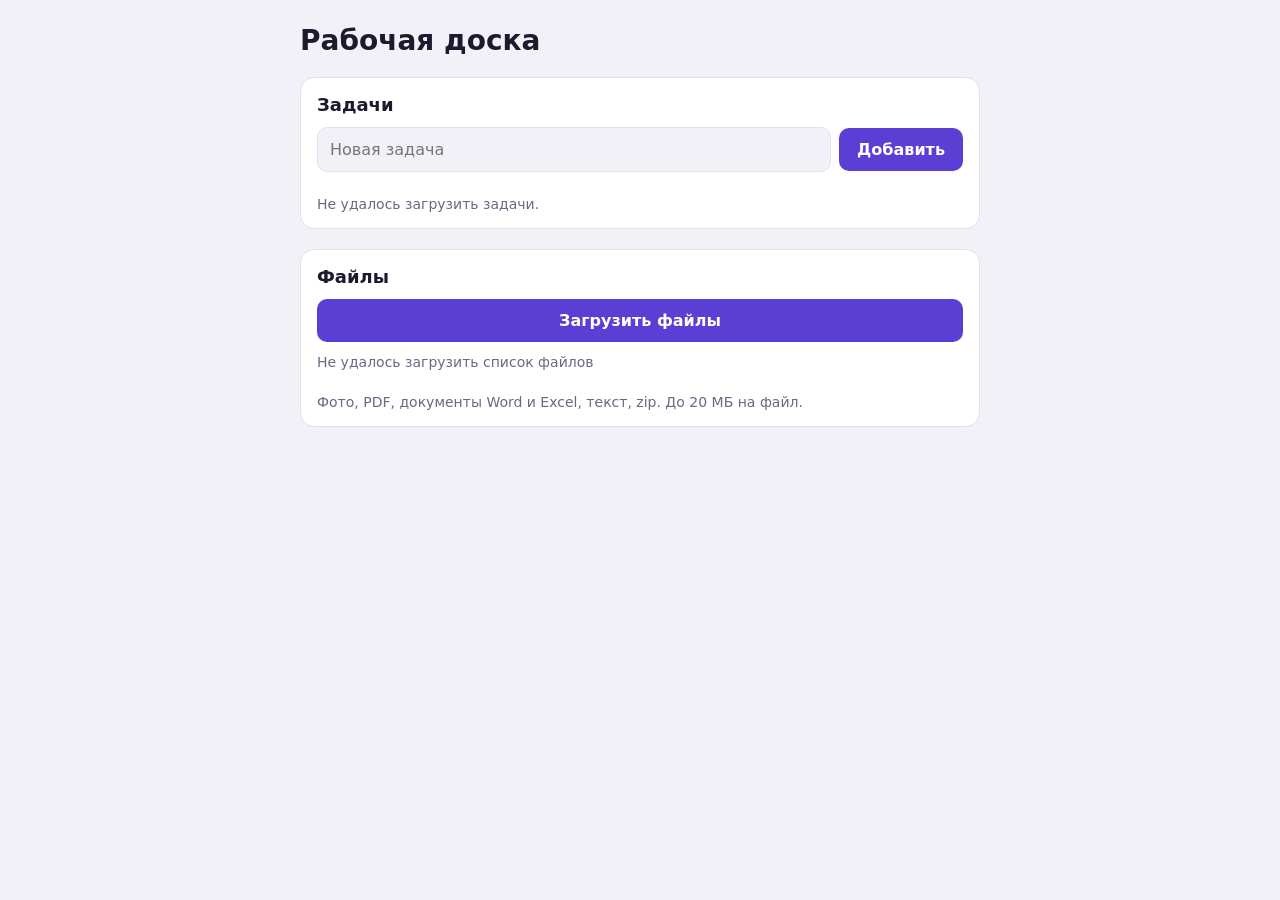
<file: index.html>
<!doctype html>
<html lang="ru">
<head>
  <meta charset="utf-8">
  <meta name="viewport" content="width=device-width, initial-scale=1">
  <title>Рабочая доска</title>
  <style>
    :root {
      --bg: #f2f1f7; --card: #ffffff; --fg: #1d1a2e; --muted: #6b6785;
      --accent: #5b3fd4; --accent-fg: #ffffff; --line: #e2dff0; --danger: #c0392b;
    }
    @media (prefers-color-scheme: dark) {
      :root {
        --bg: #15122a; --card: #201c3b; --fg: #efecfb; --muted: #a29ec2;
        --accent: #9b86ff; --accent-fg: #15122a; --line: #322d55; --danger: #ff8a80;
      }
    }
    * { box-sizing: border-box; }
    body {
      margin: 0; padding: 24px 16px 48px;
      font-family: system-ui, sans-serif; background: var(--bg); color: var(--fg);
    }
    main { max-width: 680px; margin: 0 auto; display: flex; flex-direction: column; gap: 20px; }
    h1 { margin: 0; font-size: 28px; }
    h2 { margin: 0; font-size: 18px; }
    .card { background: var(--card); border: 1px solid var(--line); border-radius: 14px; padding: 16px; display: flex; flex-direction: column; gap: 12px; }
    .row { display: flex; gap: 8px; align-items: center; }
    input[type=text] {
      flex: 1; min-width: 0; padding: 12px; font: inherit; color: var(--fg);
      background: var(--bg); border: 1px solid var(--line); border-radius: 10px;
    }
    button, .btn {
      padding: 12px 18px; font: inherit; font-weight: 600; border: 0; border-radius: 10px;
      background: var(--accent); color: var(--accent-fg); cursor: pointer; text-align: center;
    }
    button:disabled { opacity: .6; cursor: default; }
    .ghost { background: transparent; color: var(--muted); padding: 6px 10px; font-weight: 400; }
    .ghost:hover { color: var(--danger); }
    .btn input { display: none; }
    ul { list-style: none; margin: 0; padding: 0; display: flex; flex-direction: column; }
    li { display: flex; align-items: center; gap: 10px; padding: 10px 0; border-top: 1px solid var(--line); }
    li:first-child { border-top: 0; }
    li label { flex: 1; min-width: 0; overflow-wrap: anywhere; cursor: pointer; }
    li.done label { text-decoration: line-through; color: var(--muted); }
    input[type=checkbox] { width: 22px; height: 22px; accent-color: var(--accent); flex: none; }
    .muted { color: var(--muted); font-size: 14px; }
    #files a.file {
      flex: 1; min-width: 0; display: flex; align-items: center; gap: 10px;
      color: var(--fg); text-decoration: none; overflow-wrap: anywhere;
    }
    #files a.file:hover span { text-decoration: underline; }
    .thumb { width: 44px; height: 44px; border-radius: 8px; object-fit: cover; flex: none; background: var(--line); }
    .ext { width: 44px; height: 44px; border-radius: 8px; flex: none; display: grid; place-items: center;
      background: var(--line); color: var(--muted); font-size: 12px; font-weight: 700; text-transform: uppercase; }
  </style>
</head>
<body>
<main>
  <h1>Рабочая доска</h1>

  <section class="card">
    <h2>Задачи</h2>
    <form id="taskForm" class="row">
      <input id="taskText" type="text" maxlength="200" placeholder="Новая задача" autocomplete="off">
      <button type="submit">Добавить</button>
    </form>
    <ul id="tasks"></ul>
    <div id="tasksNote" class="muted"></div>
  </section>

  <section class="card">
    <h2>Файлы</h2>
    <label class="btn">
      Загрузить файлы
      <input id="file" type="file" multiple
        accept="image/*,.pdf,.doc,.docx,.xls,.xlsx,.ppt,.pptx,.txt,.csv,.zip">
    </label>
    <div id="status" class="muted"></div>
    <ul id="files"></ul>
    <div class="muted">Фото, PDF, документы Word и Excel, текст, zip. До 20 МБ на файл.</div>
  </section>
</main>

<script>
  // Публичный (publishable) ключ Supabase: безопасно хранить в коде.
  const URL_ = "https://exmxqybejhbtnbtqcwms.supabase.co";
  const KEY = "sb_publishable_H_c3d5terU1y4slV6t-ChQ_bnfECYM2";
  const H = { apikey: KEY, "Content-Type": "application/json" };

  // ---------- Задачи ----------
  const tasksEl = document.getElementById("tasks");
  const tasksNote = document.getElementById("tasksNote");
  const taskForm = document.getElementById("taskForm");
  const taskText = document.getElementById("taskText");

  function renderTasks(rows) {
    tasksEl.textContent = "";
    tasksNote.textContent = rows.length ? "" : "Пока задач нет. Добавьте первую.";
    rows.forEach((t) => {
      const li = document.createElement("li");
      if (t.done) li.className = "done";
      const cb = document.createElement("input");
      cb.type = "checkbox"; cb.checked = t.done; cb.id = "t" + t.id;
      cb.addEventListener("change", () => api("PATCH", "?id=eq." + t.id, { done: cb.checked }));
      const label = document.createElement("label");
      label.htmlFor = cb.id; label.textContent = t.text;
      const del = document.createElement("button");
      del.className = "ghost"; del.type = "button"; del.textContent = "Удалить"; del.setAttribute("aria-label", "Удалить задачу");
      del.addEventListener("click", () => api("DELETE", "?id=eq." + t.id));
      li.append(cb, label, del);
      tasksEl.appendChild(li);
    });
  }

  function api(method, query, body) {
    return fetch(URL_ + "/rest/v1/tasks" + (query || ""), {
      method, headers: { ...H, Prefer: "return=minimal" }, body: body ? JSON.stringify(body) : undefined
    }).then((r) => { if (!r.ok) throw new Error(); }).then(loadTasks)
      .catch(() => { tasksNote.textContent = "Не удалось сохранить. Обновите страницу."; });
  }

  function loadTasks() {
    return fetch(URL_ + "/rest/v1/tasks?select=id,text,done&order=done.asc,created_at.desc", { headers: H })
      .then((r) => r.json())
      .then((rows) => { if (!Array.isArray(rows)) throw new Error(); renderTasks(rows); })
      .catch(() => { tasksNote.textContent = "Не удалось загрузить задачи."; });
  }

  taskForm.addEventListener("submit", (e) => {
    e.preventDefault();
    const text = taskText.value.trim();
    if (!text) return;
    taskText.value = "";
    api("POST", "", { text });
  });

  // ---------- Файлы ----------
  const filesEl = document.getElementById("files");
  const statusEl = document.getElementById("status");
  const fileInput = document.getElementById("file");
  const fileUrl = (name) => URL_ + "/storage/v1/object/public/photos/" + encodeURIComponent(name);
  const isImage = (n) => /\.(jpe?g|png|gif|webp)$/i.test(n);
  const shortName = (n) => n.replace(/^\d+-[a-z0-9]{6}-/, "");

  function loadFiles() {
    fetch(URL_ + "/storage/v1/object/list/photos", {
      method: "POST", headers: H,
      body: JSON.stringify({ prefix: "", limit: 200, sortBy: { column: "created_at", order: "desc" } })
    })
      .then((r) => r.json())
      .then((items) => {
        if (!Array.isArray(items)) throw new Error();
        filesEl.textContent = "";
        items.filter((i) => i.name && i.id).forEach((i) => {
          const li = document.createElement("li");
          const a = document.createElement("a");
          a.className = "file"; a.href = fileUrl(i.name); a.target = "_blank"; a.rel = "noopener";
          if (isImage(i.name)) {
            const img = document.createElement("img");
            img.className = "thumb"; img.src = fileUrl(i.name); img.loading = "lazy"; img.alt = "";
            a.appendChild(img);
          } else {
            const ext = document.createElement("div");
            ext.className = "ext"; ext.textContent = (i.name.split(".").pop() || "").slice(0, 4);
            a.appendChild(ext);
          }
          const span = document.createElement("span");
          span.textContent = shortName(i.name);
          a.appendChild(span);
          li.appendChild(a);
          filesEl.appendChild(li);
        });
      })
      .catch(() => { statusEl.textContent = "Не удалось загрузить список файлов"; });
  }

  fileInput.addEventListener("change", async () => {
    const files = Array.from(fileInput.files);
    let ok = 0;
    for (const [i, f] of files.entries()) {
      statusEl.textContent = "Загрузка " + (i + 1) + " из " + files.length + "…";
      const safe = f.name.replace(/[^A-Za-z0-9._-]/g, "_").slice(-80);
      const name = Date.now() + "-" + Math.random().toString(36).slice(2, 8) + "-" + safe;
      try {
        const r = await fetch(URL_ + "/storage/v1/object/photos/" + name, {
          method: "POST",
          headers: { apikey: KEY, "Content-Type": f.type || "application/octet-stream", "x-upsert": "false" },
          body: f
        });
        if (r.ok) ok++;
      } catch (e) { /* считаем неудачей */ }
    }
    statusEl.textContent = ok === files.length
      ? "Готово: загружено " + ok
      : "Загружено " + ok + " из " + files.length + ". Проверьте тип и размер (до 20 МБ).";
    fileInput.value = "";
    loadFiles();
  });

  loadTasks();
  loadFiles();
</script>
</body>
</html>
</file>
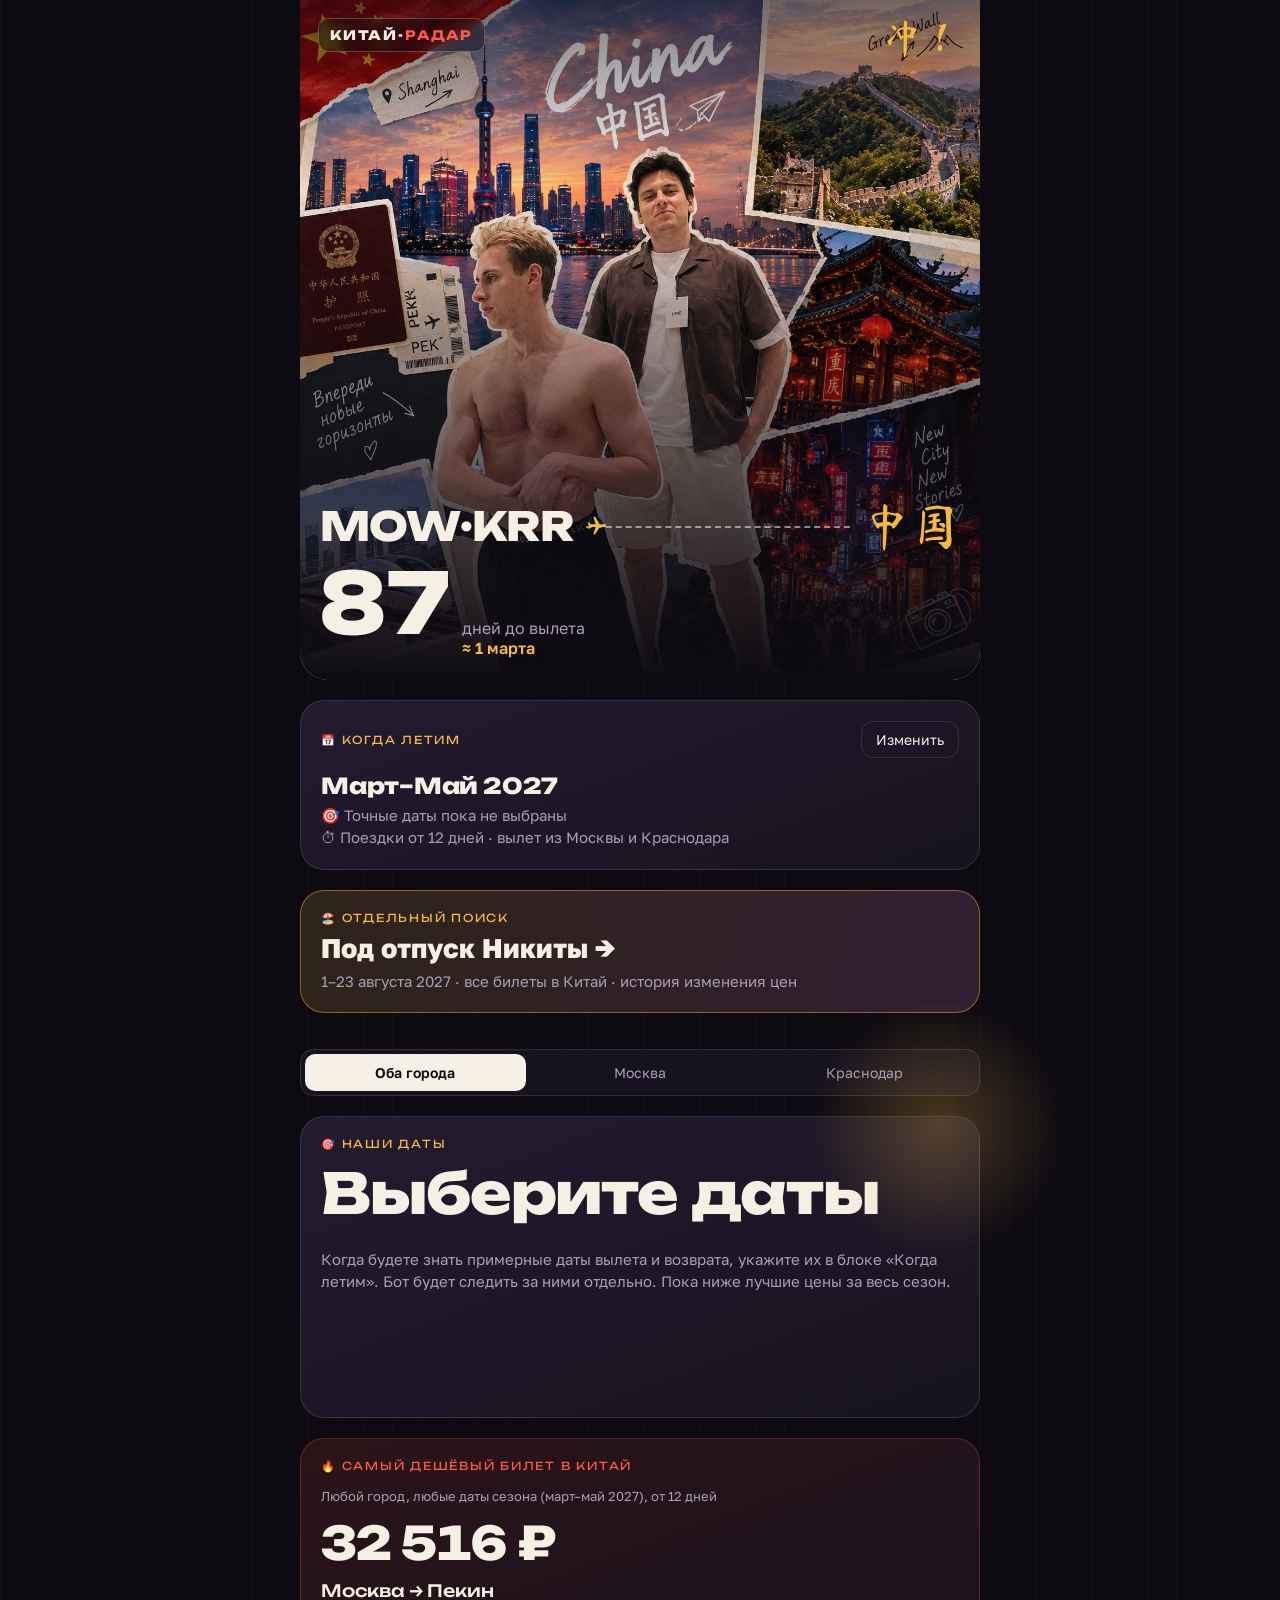
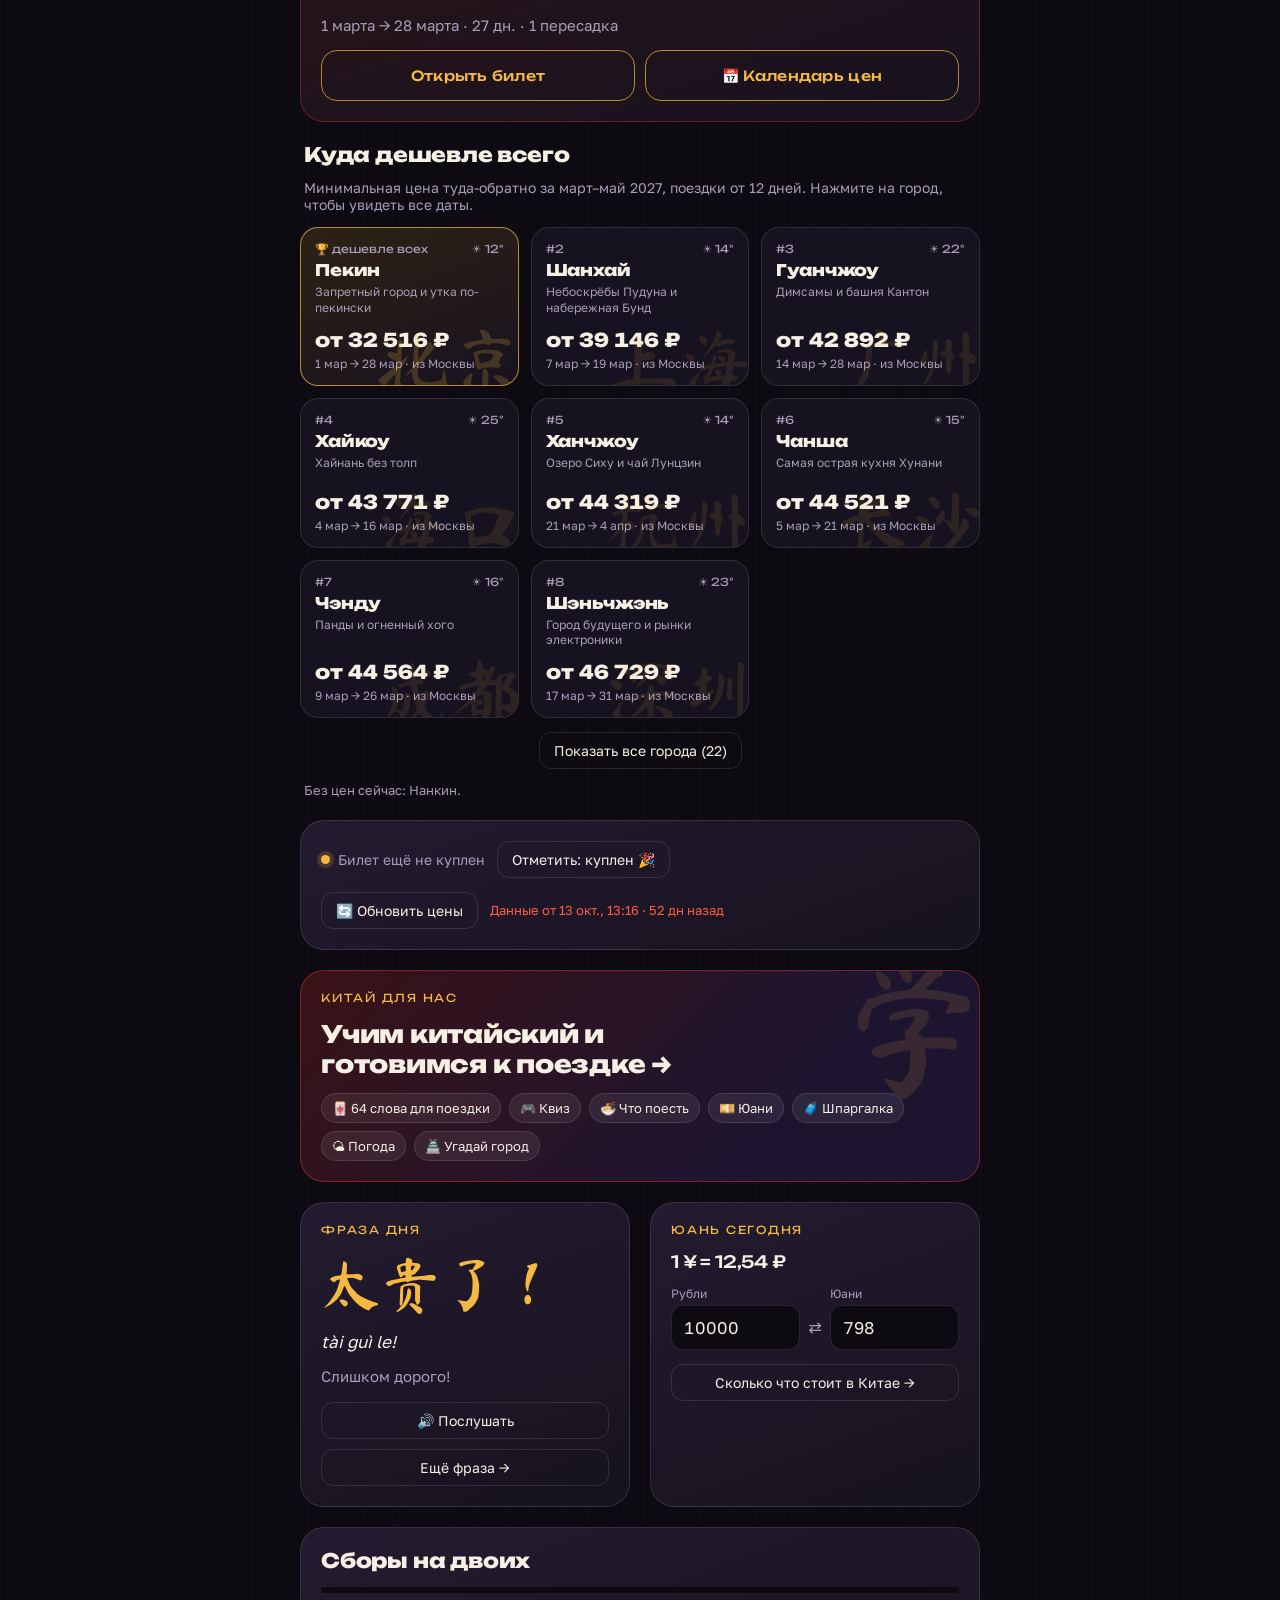
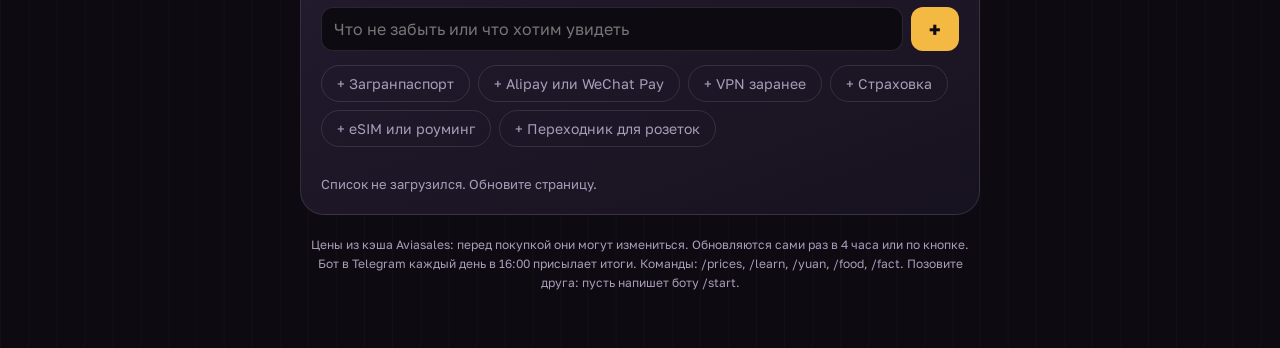
<file: trip/index.html>
<!doctype html>
<html lang="ru">
<head>
  <meta charset="utf-8">
  <meta name="viewport" content="width=device-width, initial-scale=1, viewport-fit=cover">
  <meta name="theme-color" content="#0d0a12">
  <title>Китай-радар</title>
  <meta name="description" content="Ищем самый дешёвый билет в Китай из Москвы и Краснодара">
  <link rel="preconnect" href="https://fonts.googleapis.com">
  <link rel="preconnect" href="https://fonts.gstatic.com" crossorigin>
  <link rel="stylesheet" href="https://fonts.googleapis.com/css2?family=Unbounded:wght@500;800&family=Golos+Text:wght@400;600&family=Ma+Shan+Zheng&display=swap">
  <link rel="stylesheet" href="common.css?v=7">
  <style>
    /* ---------- герой ---------- */
    .hero { position: relative; margin-inline: -16px; aspect-ratio: 1 / 1; max-height: 80vh; overflow: hidden; border-radius: 0 0 28px 28px; isolation: isolate; }
    @media (min-width: 712px) { .hero { margin-inline: 0; } }
    .hero img { position: absolute; inset: 0; width: 100%; height: 100%; object-fit: cover; z-index: -2; animation: drift 22s ease-in-out infinite alternate; }
    .hero::after { content: ""; position: absolute; inset: 0; z-index: -1; background: linear-gradient(180deg, rgba(13,10,18,.55) 0%, rgba(13,10,18,0) 28%, rgba(13,10,18,.5) 60%, var(--ink) 100%); }
    @keyframes drift { from { transform: scale(1.04); } to { transform: scale(1.16) translateY(-2%); } }
    .hero-top { position: absolute; top: 18px; left: 18px; right: 18px; display: flex; justify-content: space-between; align-items: flex-start; }
    .logo { font-family: var(--display); font-weight: 800; font-size: 13px; letter-spacing: .14em; text-transform: uppercase; padding: 8px 11px; border-radius: 10px; background: rgba(13,10,18,.45); backdrop-filter: blur(6px); border: 1px solid rgba(246,239,228,.25); animation: rise .8s .1s both; }
    .logo b { color: var(--red-hot); }
    .stamp { font-family: var(--brush); font-size: 40px; line-height: 1; color: var(--gold); text-shadow: 0 2px 18px rgba(0,0,0,.6); animation: rise .8s .25s both; }
    .hero-bottom { position: absolute; left: 20px; right: 20px; bottom: 22px; display: flex; flex-direction: column; gap: 12px; }
    .route { display: flex; align-items: center; gap: 12px; font-family: var(--display); font-weight: 800; animation: rise .8s .35s both; }
    .iata { font-size: clamp(26px, 9vw, 40px); letter-spacing: -.02em; white-space: nowrap; }
    .iata.cn { font-family: var(--brush); font-weight: 400; color: var(--gold); font-size: clamp(34px, 11vw, 50px); }
    .track { position: relative; flex: 1; height: 24px; min-width: 40px; }
    .track::before { content: ""; position: absolute; left: 0; right: 0; top: 50%; border-top: 2px dashed rgba(246,239,228,.55); }
    .plane { position: absolute; top: 50%; left: 0; width: 22px; height: 22px; margin-top: -11px; color: var(--gold); animation: fly 4.5s ease-in-out infinite; }
    @keyframes fly { 0% { left: 0; opacity: 0; } 12%, 88% { opacity: 1; } 100% { left: calc(100% - 22px); opacity: 0; } }
    .count { display: flex; align-items: baseline; gap: 10px; animation: rise .8s .5s both; }
    .count b { font-family: var(--display); font-size: clamp(54px, 18vw, 84px); font-weight: 800; line-height: .95; font-variant-numeric: tabular-nums; }
    .count span { font-size: 16px; color: var(--muted); line-height: 1.25; }
    .count em { display: block; font-style: normal; color: var(--gold); font-weight: 600; }

    /* ---------- когда летим ---------- */
    .season-sum { display: flex; flex-direction: column; gap: 6px; }
    .season-sum b { font-family: var(--display); font-weight: 800; font-size: 22px; letter-spacing: -.01em; text-transform: capitalize; }
    .editor { display: flex; flex-direction: column; gap: 16px; padding-top: 4px; }
    .editor[hidden] { display: none; }
    .months { display: grid; grid-template-columns: repeat(4, minmax(0, 1fr)); gap: 6px; }
    .months button { font: inherit; font-size: 13px; padding: 10px 4px; border-radius: 10px; border: 1px solid var(--line); background: transparent; color: var(--muted); cursor: pointer; text-transform: capitalize; transition: all .15s; }
    .months button.in { background: rgba(244,185,66,.18); color: var(--paper); border-color: rgba(244,185,66,.5); }
    .months button.edge { background: var(--gold); color: var(--ink); border-color: var(--gold); font-weight: 600; }
    .dates { display: grid; grid-template-columns: 1fr 1fr; gap: 10px; }
    .dates label { display: flex; flex-direction: column; gap: 4px; font-size: 12px; color: var(--muted); min-width: 0; }
    .dates input { width: 100%; color-scheme: dark; }
    .hint { font-size: 13px; color: var(--muted); line-height: 1.45; }

    /* ---------- карточки цен ---------- */
    .plan::before { content: ""; position: absolute; width: 280px; height: 280px; right: -100px; top: -130px; border-radius: 50%; background: radial-gradient(circle, rgba(244,185,66,.26), transparent 65%); pointer-events: none; }
    .plan-top { display: flex; align-items: center; justify-content: space-between; gap: 10px; flex-wrap: wrap; }
    .mini { list-style: none; margin: 0; padding: 0; display: flex; flex-direction: column; }
    .mini a { display: grid; grid-template-columns: 1fr auto; gap: 2px 12px; padding: 11px 2px; border-top: 1px solid var(--line); color: var(--paper); text-decoration: none; transition: background .2s; border-radius: 8px; }
    .mini a:hover { background: rgba(255,255,255,.03); }
    .mini .r { font-weight: 600; font-size: 15px; min-width: 0; overflow-wrap: anywhere; }
    .mini .p { font-family: var(--display); font-weight: 800; font-size: 16px; text-align: right; font-variant-numeric: tabular-nums; }
    .mini .s { grid-column: 1 / -1; font-size: 13px; color: var(--muted); }
    .spark-wrap { display: flex; flex-direction: column; gap: 6px; }
    .wild { background: linear-gradient(160deg, #2b1418, var(--ink-2)); border-color: rgba(224,55,47,.35); }
    .row-btns { display: flex; gap: 10px; flex-wrap: wrap; }
    .row-btns > * { flex: 1 1 200px; }

    /* ---------- города ---------- */
    .cities { display: grid; grid-template-columns: repeat(2, minmax(0, 1fr)); gap: 12px; }
    @media (min-width: 600px) { .cities { grid-template-columns: repeat(3, minmax(0, 1fr)); } }
    .city {
      position: relative; overflow: hidden; display: flex; flex-direction: column; gap: 4px; min-height: 150px;
      padding: 14px; border-radius: 18px; text-decoration: none; color: var(--paper);
      background: var(--ink-2); border: 1px solid var(--line);
      animation: rise .5s calc(min(var(--i), 12) * 45ms + .1s) both; transition: transform .2s, border-color .2s;
    }
    .city:hover { transform: translateY(-3px); border-color: rgba(244,185,66,.55); }
    .city .hz { position: absolute; right: -6px; bottom: -14px; font-family: var(--brush); font-size: 74px; line-height: 1; color: rgba(244,185,66,.1); pointer-events: none; white-space: nowrap; }
    .city .rank { display: flex; justify-content: space-between; gap: 6px; font-family: var(--display); font-size: 11px; color: var(--muted); }
    .city .name { font-family: var(--display); font-weight: 800; font-size: 16px; letter-spacing: -.01em; }
    .city .vibe { font-size: 12px; color: var(--muted); line-height: 1.3; }
    .city .price { margin-top: auto; padding-top: 8px; font-family: var(--display); font-weight: 800; font-size: 19px; font-variant-numeric: tabular-nums; }
    .city .when { font-size: 12px; color: var(--muted); }
    .city.top { border-color: rgba(244,185,66,.7); background: linear-gradient(160deg, #2e2214, var(--ink-2)); }
    .city.top .hz { color: rgba(244,185,66,.2); }
    .nodata { font-size: 13px; color: var(--muted); line-height: 1.5; padding-inline: 4px; }

    /* ---------- Китай для нас ---------- */
    .portal { text-decoration: none; color: var(--paper); background: linear-gradient(135deg, #3a1216, #1d1530 70%); border-color: rgba(224,55,47,.45); overflow: hidden; }
    .portal .big-hz { position: absolute; right: -10px; top: -20px; font-family: var(--brush); font-size: 150px; line-height: 1; color: rgba(244,185,66,.12); pointer-events: none; }
    .portal h2 { font-size: 24px; }
    .portal .tags { display: flex; flex-wrap: wrap; gap: 8px; }
    .portal .tags span { font-size: 13px; padding: 6px 10px; border-radius: 999px; background: rgba(255,255,255,.07); border: 1px solid var(--line); }
    .portal:hover { border-color: var(--gold); }

    /* ---------- весёлый блок ---------- */
    .fun { display: grid; grid-template-columns: 1fr; gap: 20px; }
    @media (min-width: 640px) { .fun { grid-template-columns: 1fr 1fr; } }
    .hanzi { font-family: var(--brush); font-size: clamp(44px, 13vw, 60px); line-height: 1.1; color: var(--gold); overflow-wrap: anywhere; animation: pop .5s both; }
    .pinyin { font-size: 17px; font-style: italic; color: var(--paper); }
    .conv { display: grid; grid-template-columns: 1fr auto 1fr; gap: 8px; align-items: center; }
    .conv label { display: flex; flex-direction: column; gap: 4px; font-size: 12px; color: var(--muted); min-width: 0; }
    .conv input { width: 100%; font-size: 17px; font-variant-numeric: tabular-nums; }
    .conv span { color: var(--muted); padding-top: 18px; }

    /* ---------- сборы ---------- */
    .todo-form { display: flex; gap: 8px; }
    .todo-form input { flex: 1; }
    .todo-form button { padding: 0 18px; border-radius: 12px; border: 0; background: var(--gold); color: var(--ink); font: inherit; font-weight: 700; font-size: 20px; cursor: pointer; }
    .todos { list-style: none; margin: 0; padding: 0; }
    .todos li { display: flex; align-items: center; gap: 12px; padding: 10px 0; border-top: 1px solid var(--line); animation: rise .35s both; }
    .todos li:first-child { border-top: 0; }
    .todos label { flex: 1; min-width: 0; overflow-wrap: anywhere; cursor: pointer; }
    .todos li.done label { color: var(--muted); text-decoration: line-through; }
    .todos input[type=checkbox] { width: 22px; height: 22px; accent-color: var(--jade); flex: none; padding: 0; }
    .todos .x { background: none; border: 0; color: var(--muted); font-size: 20px; cursor: pointer; padding: 0 6px; }
    .todos .x:hover { color: var(--red-hot); }
    .progress { height: 6px; border-radius: 3px; background: var(--ink); overflow: hidden; }
    .progress i { display: block; height: 100%; width: 0; background: linear-gradient(90deg, var(--jade), var(--gold)); transition: width .5s; }
  </style>
</head>
<body>
<main>
  <header class="hero">
    <img src="china.jpg?v=3" alt="Коллаж: Шанхай, Великая стена, фонари Чунцина, скоростной поезд">
    <div class="hero-top">
      <div class="logo">Китай-<b>радар</b></div>
      <div class="stamp" aria-hidden="true">冲！</div>
    </div>
    <div class="hero-bottom">
      <div class="route">
        <span class="iata" id="fromCode">MOW·KRR</span>
        <span class="track"><svg class="plane" viewBox="0 0 24 24" fill="currentColor" aria-hidden="true"><path d="M21 16v-2l-8-5V3.5a1.5 1.5 0 0 0-3 0V9l-8 5v2l8-2.5V19l-2 1.5V22l3.5-1 3.5 1v-1.5L13 19v-5.5z" transform="rotate(90 12 12)"/></svg></span>
        <span class="iata cn" aria-label="Китай">中国</span>
      </div>
      <div class="count"><b id="days">…</b><span id="daysLabel">дней до вылета<em id="tripDate"></em></span></div>
    </div>
  </header>

  <section class="card" id="season">
    <div class="plan-top">
      <div class="eyebrow">📅 Когда летим</div>
      <button class="ghost" id="editSeason" type="button">Изменить</button>
    </div>
    <div class="season-sum">
      <b id="seasonLabel">…</b>
      <div class="meta" id="seasonMeta"></div>
    </div>
    <form class="editor" id="seasonForm" hidden>
      <div>
        <div class="label hint" style="margin-bottom:8px">Сезон поиска: нажмите первый и последний месяц (до 4 месяцев)</div>
        <div class="months" id="monthGrid"></div>
      </div>
      <div>
        <div class="hint" style="margin-bottom:8px">🎯 Наши даты (если уже знаете примерно). Можно оставить пустыми.</div>
        <div class="dates">
          <label>Вылет с<input type="date" id="df"></label>
          <label>Вылет по<input type="date" id="dt"></label>
          <label>Обратно с<input type="date" id="rf"></label>
          <label>Обратно по<input type="date" id="rt"></label>
        </div>
      </div>
      <label class="field" style="display:flex;align-items:center;gap:10px;color:var(--muted);font-size:14px">Поездка от <input class="num" id="minN" type="number" min="1" max="60" value="12" inputmode="numeric" style="width:74px;text-align:center"> дней</label>
      <div class="row-btns">
        <button class="cta" type="submit" id="saveSeason">Сохранить и найти цены</button>
        <button class="ghost" type="button" id="cancelSeason">Отмена</button>
      </div>
      <div class="hint" id="seasonNote"></div>
    </form>
  </section>

  <a class="card" href="nikita.html" style="display:block;text-decoration:none;background:linear-gradient(110deg,rgba(244,185,66,.15),rgba(64,39,64,.7));border:1px solid rgba(244,185,66,.45);margin-bottom:16px">
    <div class="eyebrow">🏖️ Отдельный поиск</div>
    <div style="font-size:clamp(19px,5vw,27px);font-weight:800;color:var(--paper);margin:7px 0">Под отпуск Никиты →</div>
    <div class="meta">1–23 августа 2027 · все билеты в Китай · история изменения цен</div>
  </a>

  <div class="segment" role="group" aria-label="Откуда летим" id="originSwitch">
    <button type="button" data-o="all" aria-pressed="true">Оба города</button>
    <button type="button" data-o="MOW" aria-pressed="false">Москва</button>
    <button type="button" data-o="KRR" aria-pressed="false">Краснодар</button>
  </div>

  <section class="card plan" aria-live="polite">
    <div class="plan-top">
      <div class="eyebrow" id="planTitle">🎯 Наши даты</div>
      <div class="trend" id="planTrend"></div>
    </div>
    <div class="big" id="planPrice">…</div>
    <div class="route-line" id="planRoute"></div>
    <div class="meta" id="planMeta"></div>
    <a class="cta" id="planLink" href="#" target="_blank" rel="noopener" hidden>Смотреть билет →</a>
    <ul class="mini" id="planMore"></ul>
    <div class="spark-wrap">
      <svg class="spark" id="planSpark" aria-hidden="true" hidden></svg>
      <div class="meta small" id="sparkNote"></div>
    </div>
  </section>

  <section class="card wild" style="animation-delay:.1s">
    <div class="eyebrow" style="color:var(--red-hot)">🔥 Самый дешёвый билет в Китай</div>
    <div class="meta small" id="wildSub">Любой город, любые даты сезона</div>
    <div class="big" id="wildPrice" style="font-size:clamp(32px,10vw,46px)">…</div>
    <div class="route-line" id="wildRoute"></div>
    <div class="meta" id="wildMeta"></div>
    <div class="row-btns">
      <a class="cta alt" id="wildLink" href="#" target="_blank" rel="noopener" hidden>Открыть билет</a>
      <a class="cta alt" href="search.html">📅 Календарь цен</a>
    </div>
  </section>

  <section id="cities">
    <div class="section-head">
      <h2>Куда дешевле всего</h2>
      <p id="citiesSub">Минимальная цена туда-обратно за сезон. Нажмите на город, чтобы увидеть все даты.</p>
    </div>
    <div class="cities" id="cityGrid" style="margin-top:14px"></div>
    <button class="ghost" id="allCities" type="button" hidden style="display:block;margin:14px auto 0">Показать все города</button>
    <p class="nodata" id="noData" style="margin-top:12px"></p>
  </section>

  <section class="card" style="animation-delay:.15s">
    <div class="refresh-row">
      <div class="pill" id="status"><i></i><span>Билет ещё не куплен</span></div>
      <button class="ghost" id="toggle" type="button">Отметить: куплен 🎉</button>
    </div>
    <div class="refresh-row">
      <button class="ghost" id="refresh" type="button">🔄 Обновить цены</button>
      <div class="fresh" id="fresh" role="status"></div>
    </div>
  </section>

  <a class="card portal" href="china.html">
    <span class="big-hz" aria-hidden="true">学</span>
    <div class="eyebrow">Китай для нас</div>
    <h2>Учим китайский и готовимся к поездке →</h2>
    <div class="tags"><span>🀄 64 слова для поездки</span><span>🎮 Квиз</span><span>🍜 Что поесть</span><span>💴 Юани</span><span>🧳 Шпаргалка</span><span>🌤 Погода</span><span>🏯 Угадай город</span></div>
  </a>

  <div class="fun">
    <section class="card">
      <div class="eyebrow">Фраза дня</div>
      <div class="hanzi" id="hanzi">你好</div>
      <div class="pinyin" id="pinyin">nǐ hǎo</div>
      <div class="meta" id="phraseRu">Привет</div>
      <div class="row-btns">
        <button class="ghost" id="say" type="button" hidden>🔊 Послушать</button>
        <button class="ghost" id="nextPhrase" type="button">Ещё фраза →</button>
      </div>
    </section>

    <section class="card">
      <div class="eyebrow">Юань сегодня</div>
      <div class="route-line" id="rate">Курс появится после обновления</div>
      <div class="conv">
        <label>Рубли<input id="rub" type="number" inputmode="decimal" value="10000"></label>
        <span>⇄</span>
        <label>Юани<input id="cny" type="number" inputmode="decimal"></label>
      </div>
      <a class="ghost" href="china.html#yuan" style="text-align:center;text-decoration:none">Сколько что стоит в Китае →</a>
    </section>
  </div>

  <section class="card" style="animation-delay:.2s">
    <div class="plan-top">
      <h2>Сборы на двоих</h2>
      <span class="meta small" id="todoCount"></span>
    </div>
    <div class="progress"><i id="todoBar"></i></div>
    <form class="todo-form" id="todoForm">
      <input id="todoText" type="text" maxlength="120" placeholder="Что не забыть или что хотим увидеть" autocomplete="off" aria-label="Новый пункт">
      <button type="submit" aria-label="Добавить">+</button>
    </form>
    <div class="chips" id="todoIdeas"></div>
    <ul class="todos" id="todos"></ul>
    <div class="meta small" id="todoNote"></div>
  </section>

  <p class="foot">Цены из кэша Aviasales: перед покупкой они могут измениться. Обновляются сами раз в 4 часа или по кнопке.<br>
    Бот в Telegram каждый день в 16:00 присылает итоги. Команды: /prices, /learn, /yuan, /food, /fact. Позовите друга: пусть напишет боту /start.</p>
</main>

<script src="common.js?v=7"></script>
<script>
  const { $, el, rub } = T;
  let D = null, C = null;
  let origin = T.store.get("origin", "all");
  let phraseIdx = 0;
  let bought = false;
  let showAllCities = false;

  const fresh = T.freshness($("fresh"));
  const requestRefresh = T.refresher($("refresh"), fresh, (d) => render(d));

  const cityOf = (x) => (D.cities.find((c) => c.code === x) || { name: x, hanzi: "", vibe: "" });
  const originOf = (o) => (D.origins.find((c) => c.code === o) || { name: o, from: o });
  const routeName = (i) => originOf(i.o).name + " → " + cityOf(i.x).name;
  const byOrigin = (list) => (origin === "all" ? list : list.filter((i) => i.o === origin));
  const datesText = (i) => T.short(i.d) + " → " + T.short(i.r) + " · " + T.nights(i) + " дн.";

  /* ---------- откуда летим ---------- */
  function setOrigin(o) {
    origin = o;
    T.store.set("origin", o);
    document.querySelectorAll("#originSwitch button").forEach((b) => b.setAttribute("aria-pressed", String(b.dataset.o === o)));
    $("fromCode").textContent = o === "all" ? "MOW·KRR" : o;
    if (D) { renderPlan(); renderWild(); renderCities(); }
  }
  document.querySelectorAll("#originSwitch button").forEach((b) => b.addEventListener("click", () => setOrigin(b.dataset.o)));

  /* ---------- отрисовка ---------- */
  function render(d) {
    D = d;
    fresh.set(d.updated_at);
    const left = Math.max(Math.ceil((T.dt(d.trip_start) - new Date()) / 864e5), 0);
    T.countUp($("days"), left, String);
    $("daysLabel").firstChild.textContent = T.plural(left, "день", "дня", "дней") + " до вылета";
    $("tripDate").textContent = (d.plan_window ? "" : "≈ ") + T.dm(d.trip_start);
    renderSeason(); renderPlan(); renderWild(); renderCities(); renderYuan();
  }

  function renderSeason() {
    const s = D.settings || {};
    $("seasonLabel").textContent = D.season_label || "";
    const parts = [];
    parts.push(D.plan_window ? "🎯 Наши даты: " + T.span(D.plan_window.depart_from, D.plan_window.depart_to) + " → " + T.span(D.plan_window.return_from, D.plan_window.return_to) : "🎯 Точные даты пока не выбраны");
    parts.push("⏱ Поездки от " + (D.min_nights || s.min_nights || 12) + " дней · вылет из Москвы и Краснодара");
    $("seasonMeta").textContent = parts.join("\n");
    $("seasonMeta").style.whiteSpace = "pre-line";
    $("wildSub").textContent = "Любой город, любые даты сезона (" + D.season_label + "), от " + D.min_nights + " дней";
    $("citiesSub").textContent = "Минимальная цена туда-обратно за " + D.season_label + ", поездки от " + D.min_nights + " дней. Нажмите на город, чтобы увидеть все даты.";
  }

  function renderPlan() {
    const pw = D.plan_window;
    const more = $("planMore");
    more.textContent = "";
    $("planLink").hidden = true;
    if (!pw) {
      $("planTitle").textContent = "🎯 Наши даты";
      $("planPrice").textContent = "Выберите даты";
      $("planRoute").textContent = "";
      $("planMeta").textContent = "Когда будете знать примерные даты вылета и возврата, укажите их в блоке «Когда летим». Бот будет следить за ними отдельно. Пока ниже лучшие цены за весь сезон.";
      $("planTrend").textContent = "";
      $("planSpark").hidden = true; $("sparkNote").textContent = "";
      return;
    }
    $("planTitle").textContent = "🎯 Наши даты · " + T.span(pw.depart_from, pw.depart_to) + " → " + T.span(pw.return_from, pw.return_to);
    const list = byOrigin(D.plan || []);
    if (!list.length) {
      $("planPrice").textContent = "Пока нет";
      $("planRoute").textContent = "";
      $("planMeta").textContent = "На эти даты цен пока не нашлось. Если до вылета больше полугода, продажи могут быть ещё не открыты. Загляните в календарь.";
    } else {
      const b = list[0];
      T.countUp($("planPrice"), b.p, rub);
      $("planRoute").textContent = routeName(b);
      $("planMeta").textContent = [T.dm(b.d) + " → " + T.dm(b.r), T.nights(b) + " дн.", b.a, T.stops(b.t)].filter(Boolean).join(" · ");
      $("planLink").href = T.url(b);
      $("planLink").hidden = false;
      list.slice(1, 5).forEach((i) => {
        const a = el("a"); a.href = T.url(i); a.target = "_blank"; a.rel = "noopener";
        a.append(el("span", "r", routeName(i)), el("span", "p", rub(i.p)), el("span", "s", datesText(i) + (i.t != null ? " · " + T.stops(i.t) : "")));
        const li = el("li"); li.appendChild(a); more.appendChild(li);
      });
    }
    const tr = D.trend && D.trend.plan_24h;
    const t = $("planTrend");
    t.className = "trend " + (tr < 0 ? "down" : tr > 0 ? "up" : "flat");
    t.textContent = tr == null ? "" : tr === 0 ? "➖ за сутки без изменений" : (tr < 0 ? "📉 −" : "📈 +") + rub(Math.abs(tr)) + " за сутки";
    const s = T.spark($("planSpark"), (D.spark || []).map((p) => p.plan));
    $("sparkNote").textContent = s ? "Лучшая цена на наши даты за последние проверки: от " + rub(s.lo) + " до " + rub(s.hi) : "График появится после нескольких обновлений. По нему видно, когда цены падают.";
  }

  function renderWild() {
    const b = byOrigin(D.board || [])[0];
    if (!b) {
      $("wildPrice").textContent = "Пока нет цен";
      $("wildRoute").textContent = "";
      $("wildMeta").textContent = "На этот сезон цен в кэше Aviasales пока нет: продажи открываются примерно за 6–11 месяцев. Радар проверяет каждые 4 часа и сообщит в Telegram.";
      $("wildLink").hidden = true;
      return;
    }
    T.countUp($("wildPrice"), b.p, rub);
    $("wildRoute").textContent = routeName(b);
    $("wildMeta").textContent = [T.dm(b.d) + " → " + T.dm(b.r), T.nights(b) + " дн.", T.stops(b.t)].filter(Boolean).join(" · ");
    $("wildLink").href = T.url(b);
    $("wildLink").hidden = false;
  }

  function renderCities() {
    const grid = $("cityGrid");
    grid.textContent = "";
    const best = {};
    byOrigin(D.board || []).forEach((i) => { if (!best[i.x] || i.p < best[i.x].p) best[i.x] = i; });
    const ranked = Object.values(best).sort((a, b) => a.p - b.p);
    const btn = $("allCities");
    btn.hidden = ranked.length <= 8;
    btn.textContent = showAllCities ? "Свернуть" : "Показать все города (" + ranked.length + ")";
    const m = D.season_months && D.season_months[0] ? +D.season_months[0].slice(5, 7) : 0;
    ranked.slice(0, showAllCities ? ranked.length : 8).forEach((i, n) => {
      const c = cityOf(i.x);
      const a = el("a", "city" + (n === 0 ? " top" : ""));
      a.href = "search.html?city=" + i.x + (origin !== "all" ? "&from=" + origin : "");
      a.style.setProperty("--i", n);
      const temp = C && C.spring && C.spring[i.x] && m >= 3 && m <= 5 ? "☀️ " + C.spring[i.x][m - 3] + "°" : "";
      const rank = el("span", "rank");
      rank.append(el("span", null, n === 0 ? "🏆 дешевле всех" : "#" + (n + 1)), el("span", null, temp));
      a.append(el("span", "hz", c.hanzi), rank, el("span", "name", c.name), el("span", "vibe", c.vibe), el("span", "price", "от " + rub(i.p)),
        el("span", "when", T.short(i.d) + " → " + T.short(i.r) + " · " + originOf(i.o).from));
      grid.appendChild(a);
    });
    const missing = D.cities.filter((c) => !best[c.code]).map((c) => c.name);
    $("noData").textContent = !ranked.length ? "" : missing.length ? "Без цен сейчас: " + missing.join(", ") + "." : "";
  }
  $("allCities").addEventListener("click", () => { showAllCities = !showAllCities; renderCities(); });

  /* ---------- когда летим: редактор ---------- */
  let pickFrom = null, pickTo = null, picking = false;
  const ymOf = (d) => d.getFullYear() + "-" + String(d.getMonth() + 1).padStart(2, "0");
  function monthsAhead() {
    const out = [], d = new Date(); d.setDate(1);
    for (let i = 0; i < 12; i++) { out.push(ymOf(d)); d.setMonth(d.getMonth() + 1); }
    return out;
  }
  function paintMonths() {
    const grid = $("monthGrid");
    grid.textContent = "";
    monthsAhead().forEach((ym) => {
      const b = el("button", null, T.MONTHS[+ym.slice(5, 7) - 1].slice(0, 3) + " " + ym.slice(2, 4));
      b.type = "button";
      if (pickFrom && pickTo && ym >= pickFrom && ym <= pickTo) b.className = "in";
      if (ym === pickFrom || ym === pickTo) b.className = "edge";
      b.addEventListener("click", () => {
        if (!picking || !pickFrom || ym < pickFrom) { pickFrom = ym; pickTo = ym; picking = true; }
        else {
          const months = monthsAhead();
          const span = months.indexOf(ym) - months.indexOf(pickFrom);
          pickTo = span > 3 ? months[months.indexOf(pickFrom) + 3] : ym;
          picking = false;
        }
        paintMonths();
        $("seasonNote").textContent = "Сезон: " + T.monthLabel(pickFrom) + (pickTo !== pickFrom ? " – " + T.monthLabel(pickTo) : "");
      });
      grid.appendChild(b);
    });
  }
  function openEditor() {
    const s = (D && D.settings) || {};
    pickFrom = s.season_from || "2027-03"; pickTo = s.season_to || "2027-05"; picking = false;
    const p = s.plan || {};
    $("df").value = p.depart_from || ""; $("dt").value = p.depart_to || ""; $("rf").value = p.return_from || ""; $("rt").value = p.return_to || "";
    $("minN").value = s.min_nights || 12;
    $("seasonNote").textContent = "";
    paintMonths();
    $("seasonForm").hidden = false;
    $("editSeason").hidden = true;
  }
  $("editSeason").addEventListener("click", openEditor);
  $("cancelSeason").addEventListener("click", () => { $("seasonForm").hidden = true; $("editSeason").hidden = false; });
  $("seasonForm").addEventListener("submit", (e) => {
    e.preventDefault();
    const dates = ["df", "dt", "rf", "rt"].map((id) => $(id).value);
    const filled = dates.filter(Boolean).length;
    let plan = null;
    if (filled) {
      const [df, dt, rf, rt] = dates;
      if (filled < 4) { $("seasonNote").textContent = "Заполните все четыре даты или оставьте их пустыми."; return; }
      if (dt < df || rt < rf || rf <= df) { $("seasonNote").textContent = "Проверьте даты: «по» должно быть не раньше «с», а возвращение позже вылета."; return; }
      plan = { depart_from: df, depart_to: dt, return_from: rf, return_to: rt };
    }
    const s = { season_from: pickFrom, season_to: pickTo, plan, min_nights: Math.min(Math.max(parseInt($("minN").value, 10) || 12, 1), 60) };
    $("saveSeason").disabled = true;
    $("seasonNote").textContent = "Сохраняю…";
    T.saveSettings(s).then(() => {
      $("seasonForm").hidden = true; $("editSeason").hidden = false; $("saveSeason").disabled = false;
      $("seasonLabel").textContent = T.monthLabel(s.season_from) + (s.season_to !== s.season_from ? " – " + T.monthLabel(s.season_to) : "");
      requestRefresh();
    }).catch(() => { $("saveSeason").disabled = false; $("seasonNote").textContent = "Не удалось сохранить. Попробуйте ещё раз."; });
  });

  /* ---------- юань ---------- */
  function renderYuan() {
    const r = D.cny;
    if (!r) return;
    $("rate").textContent = "1 ¥ = " + r.toLocaleString("ru-RU", { maximumFractionDigits: 2 }) + " ₽";
    syncCny("rub");
  }
  function syncCny(from) {
    const r = D && D.cny;
    if (!r) return;
    if (from === "rub") { const v = parseFloat($("rub").value); $("cny").value = Number.isFinite(v) ? Math.round(v / r) : ""; }
    else { const v = parseFloat($("cny").value); $("rub").value = Number.isFinite(v) ? Math.round(v * r) : ""; }
  }
  $("rub").addEventListener("input", () => syncCny("rub"));
  $("cny").addEventListener("input", () => syncCny("cny"));

  /* ---------- фраза дня ---------- */
  function showPhrase() {
    const list = (C && C.phrases) || [];
    if (!list.length) return;
    const p = list[phraseIdx % list.length];
    const h = $("hanzi");
    h.textContent = p.h;
    h.style.animation = "none"; void h.offsetWidth; h.style.animation = "";
    $("pinyin").textContent = p.p;
    $("phraseRu").textContent = p.ru;
  }
  $("nextPhrase").addEventListener("click", () => { phraseIdx++; showPhrase(); });
  if ("speechSynthesis" in window) {
    $("say").hidden = false;
    $("say").addEventListener("click", () => T.speak($("hanzi").textContent));
  }

  /* ---------- билет куплен ---------- */
  function renderStatus() {
    $("status").className = "pill" + (bought ? " ok" : "");
    $("status").lastElementChild.textContent = bought ? "Билет куплен! 🎉" : "Билет ещё не куплен";
    $("toggle").textContent = bought ? "Снять отметку" : "Отметить: куплен 🎉";
  }
  fetch(T.SB_URL + "/rest/v1/trip_state?id=eq.1&select=ticket_bought", { headers: T.H })
    .then((r) => r.json()).then((rows) => { bought = !!(rows[0] && rows[0].ticket_bought); renderStatus(); }).catch(() => {});
  $("toggle").addEventListener("click", () => {
    const next = !bought;
    fetch(T.SB_URL + "/rest/v1/trip_state?id=eq.1", { method: "PATCH", headers: { ...T.H, Prefer: "return=minimal" }, body: JSON.stringify({ ticket_bought: next }) })
      .then((r) => { if (r.ok) { bought = next; renderStatus(); } });
  });

  /* ---------- сборы на двоих ---------- */
  const IDEAS = ["Загранпаспорт", "Alipay или WeChat Pay", "VPN заранее", "Страховка", "eSIM или роуминг", "Переходник для розеток", "Наличные юани", "Скачать офлайн-карты", "Увидеть панд в Чэнду", "Поесть хого", "Сфоткаться на Великой стене"];
  let todos = [];
  const TODO = T.SB_URL + "/rest/v1/trip_todo";
  function todoApi(method, query, body) {
    return fetch(TODO + (query || ""), { method, headers: { ...T.H, Prefer: "return=minimal" }, body: body ? JSON.stringify(body) : undefined })
      .then((r) => { if (!r.ok) throw new Error(); }).then(loadTodos)
      .catch(() => { $("todoNote").textContent = "Не удалось сохранить. Обновите страницу."; });
  }
  function loadTodos() {
    return fetch(TODO + "?select=id,text,done&order=done.asc,created_at.asc", { headers: T.H })
      .then((r) => { if (!r.ok) throw new Error(); return r.json(); })
      .then((rows) => { todos = rows; $("todoNote").textContent = ""; renderTodos(); })
      .catch(() => { $("todoNote").textContent = "Список не загрузился. Обновите страницу."; renderTodos(); });
  }
  function renderTodos() {
    const ul = $("todos");
    ul.textContent = "";
    todos.forEach((t) => {
      const li = el("li", t.done ? "done" : "");
      const cb = el("input"); cb.type = "checkbox"; cb.checked = t.done; cb.id = "todo" + t.id;
      cb.addEventListener("change", () => todoApi("PATCH", "?id=eq." + t.id, { done: cb.checked }));
      const lb = el("label", null, t.text); lb.htmlFor = cb.id;
      const x = el("button", "x", "×"); x.type = "button"; x.setAttribute("aria-label", "Удалить");
      x.addEventListener("click", () => todoApi("DELETE", "?id=eq." + t.id));
      li.append(cb, lb, x); ul.appendChild(li);
    });
    const done = todos.filter((t) => t.done).length;
    $("todoCount").textContent = todos.length ? done + " из " + todos.length : "";
    $("todoBar").style.width = todos.length ? (done / todos.length) * 100 + "%" : "0";
    const have = new Set(todos.map((t) => t.text.toLowerCase()));
    const ideas = $("todoIdeas");
    ideas.textContent = "";
    IDEAS.filter((i) => !have.has(i.toLowerCase())).slice(0, 6).forEach((i) => {
      const b = el("button", "chip", "+ " + i); b.type = "button";
      b.addEventListener("click", () => todoApi("POST", "", { text: i }));
      ideas.appendChild(b);
    });
  }
  $("todoForm").addEventListener("submit", (e) => {
    e.preventDefault();
    const text = $("todoText").value.trim();
    if (!text) return;
    $("todoText").value = "";
    todoApi("POST", "", { text });
  });

  /* ---------- старт ---------- */
  setOrigin(origin);
  Promise.all([T.blob("data"), T.content()]).then(([d, c]) => {
    C = c || {};
    phraseIdx = Math.floor(Date.now() / 864e5) + 719163;  // тот же номер дня, что у бота
    showPhrase();
    if (d && d.cities && d.season_label) render(d);
    else {
      $("seasonLabel").textContent = "Обновляю данные…";
      $("planPrice").textContent = "Скоро"; $("wildPrice").textContent = "Скоро";
      fresh.set(d && d.updated_at);
      requestRefresh();
    }
  });
  loadTodos();
  if (location.hash === "#refresh") {  // кнопка «Обновить» из Telegram
    history.replaceState(null, "", location.pathname + location.search);
    requestRefresh();
  } else if (location.hash === "#season") {
    const wait = setInterval(() => { if (D) { clearInterval(wait); openEditor(); $("season").scrollIntoView({ behavior: "smooth" }); } }, 300);
  }
</script>
</body>
</html>
</file>
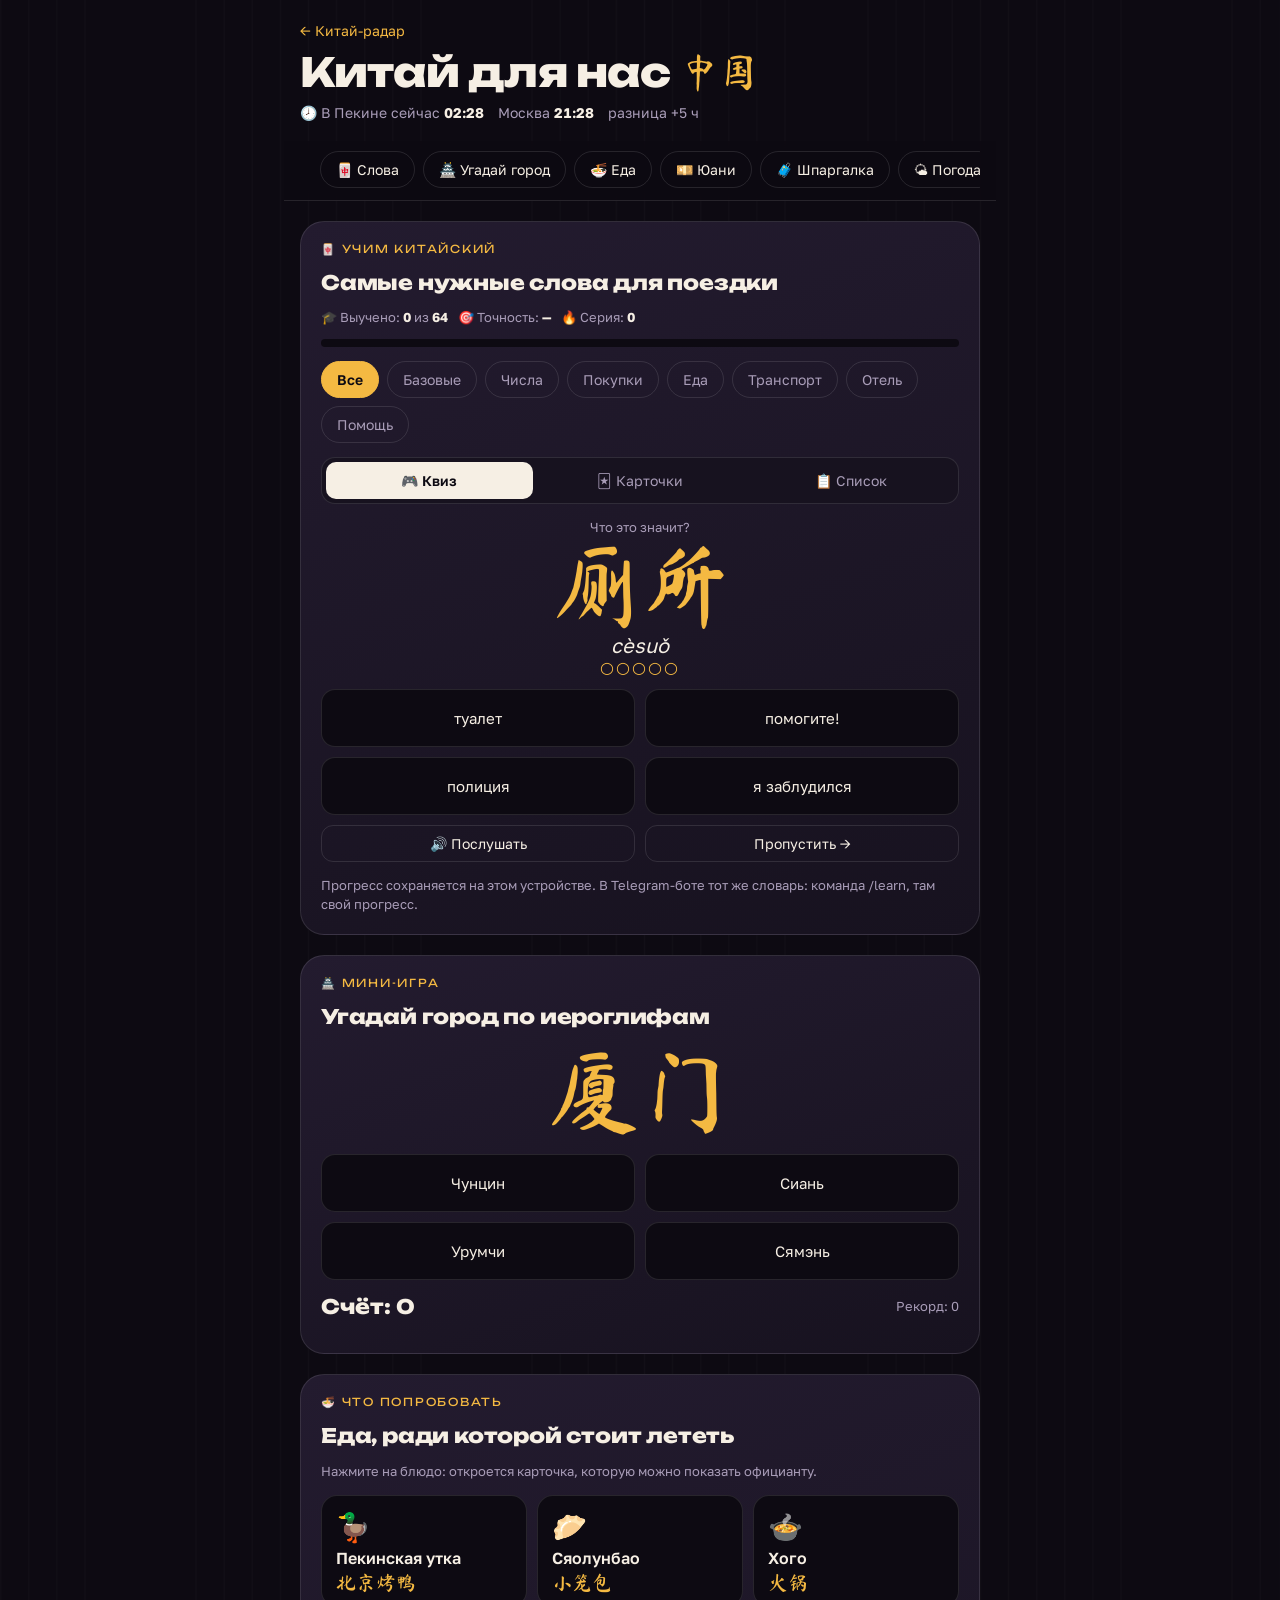
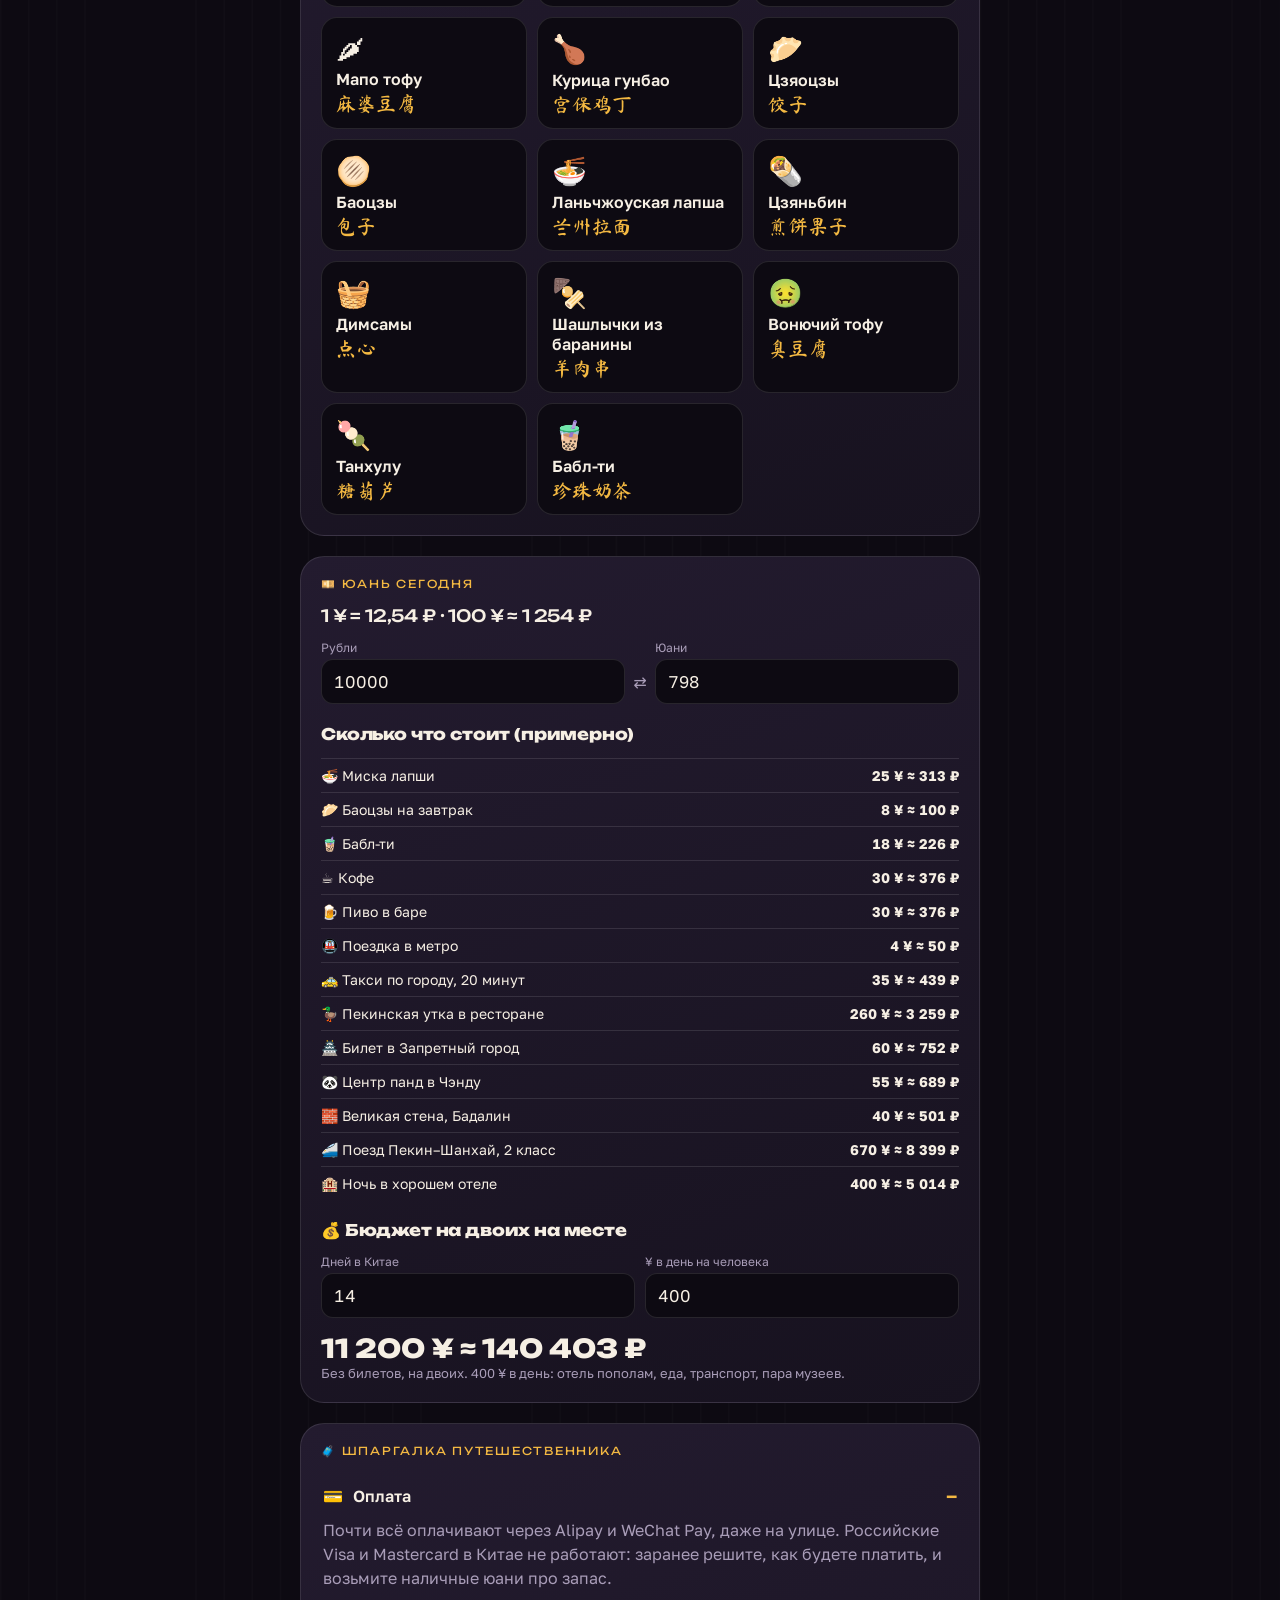
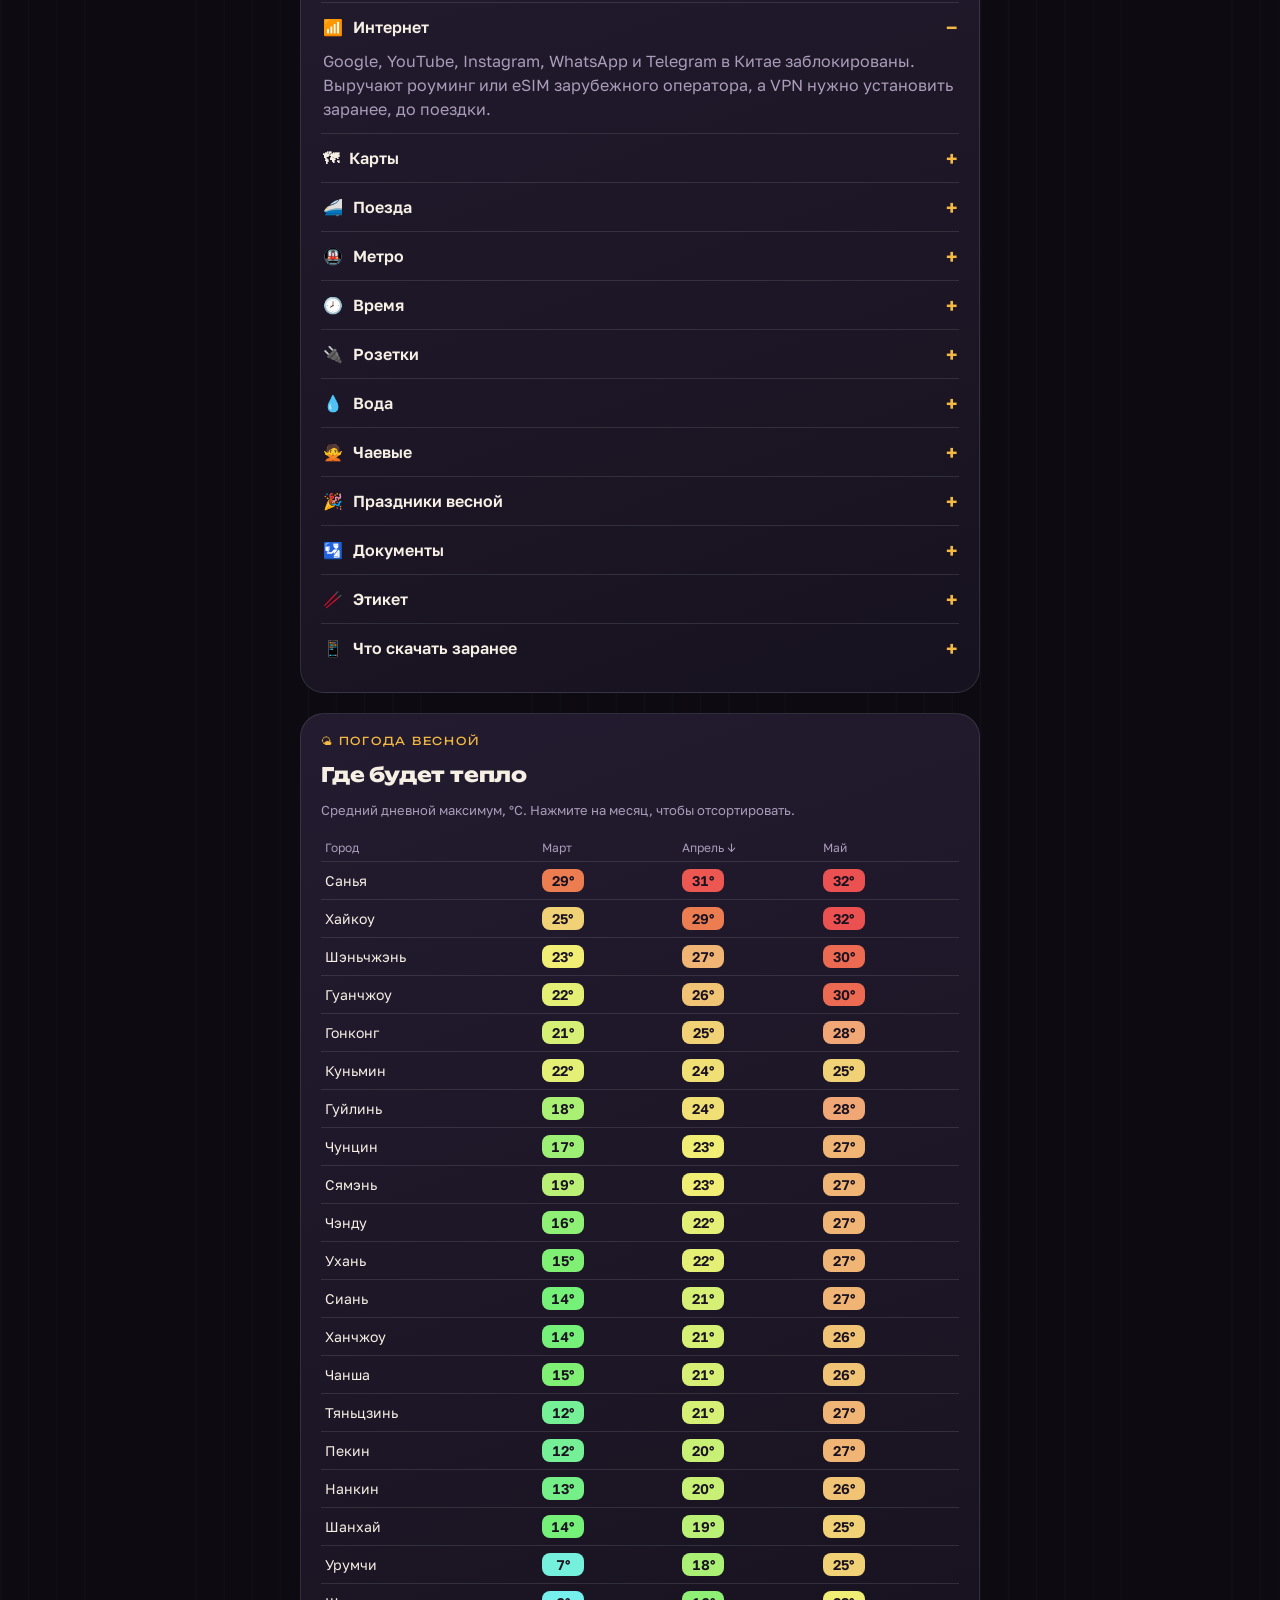
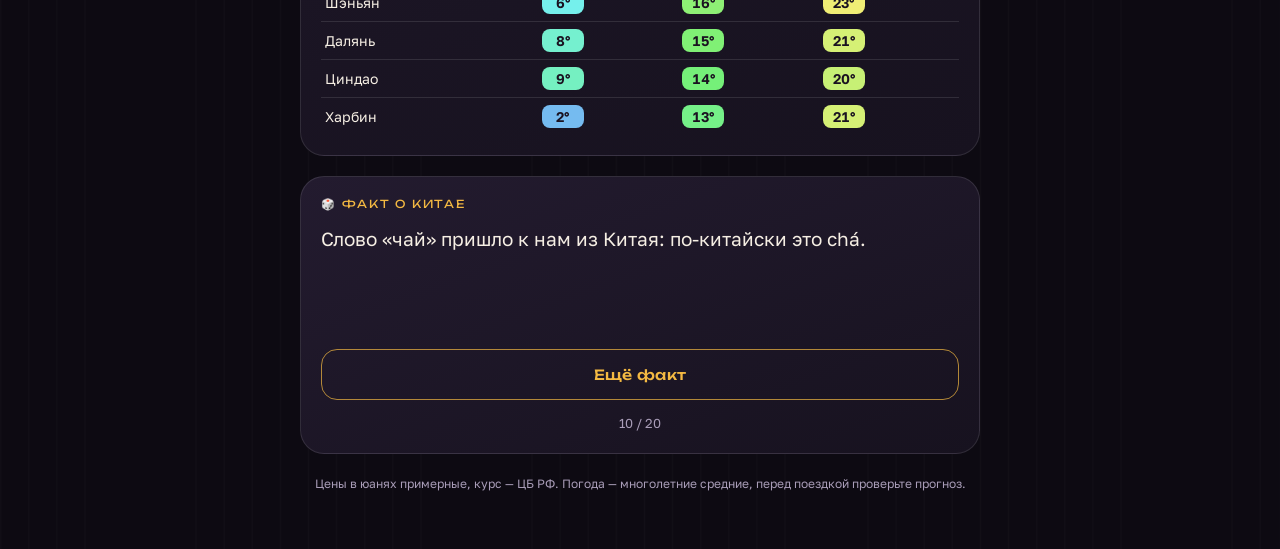
<file: trip/china.html>
<!doctype html>
<html lang="ru">
<head>
  <meta charset="utf-8">
  <meta name="viewport" content="width=device-width, initial-scale=1, viewport-fit=cover">
  <meta name="theme-color" content="#0d0a12">
  <title>Китай для нас</title>
  <link rel="preconnect" href="https://fonts.googleapis.com">
  <link rel="preconnect" href="https://fonts.gstatic.com" crossorigin>
  <link rel="stylesheet" href="https://fonts.googleapis.com/css2?family=Unbounded:wght@500;800&family=Golos+Text:wght@400;600&family=Ma+Shan+Zheng&display=swap">
  <link rel="stylesheet" href="common.css?v=7">
  <style>
    body { padding-block: 20px 56px; }
    .back { color: var(--gold); text-decoration: none; font-size: 14px; }
    h1 { font-family: var(--display); font-weight: 800; font-size: clamp(28px, 9vw, 40px); letter-spacing: -.02em; line-height: 1.1; margin-top: 10px; animation: rise .7s both; }
    h1 .cn { font-family: var(--brush); font-weight: 400; color: var(--gold); }
    .clock { display: flex; gap: 14px; flex-wrap: wrap; margin-top: 10px; font-size: 14px; color: var(--muted); }
    .clock b { color: var(--paper); font-variant-numeric: tabular-nums; }

    .tabs { position: sticky; top: env(safe-area-inset-top, 0px); z-index: 5; margin-inline: -16px; padding: 10px 16px; background: rgba(13,10,18,.85); backdrop-filter: blur(10px); border-bottom: 1px solid var(--line); }
    .tabs .chips { margin: 0; }
    .tabs .chip { text-decoration: none; color: var(--paper); }

    section[data-tab] { scroll-margin-top: 70px; }
    .hz-big { font-family: var(--brush); font-size: clamp(56px, 18vw, 92px); line-height: 1.05; color: var(--gold); text-align: center; overflow-wrap: anywhere; }
    .py { font-size: 20px; font-style: italic; text-align: center; }
    .ru { font-size: 18px; text-align: center; color: var(--paper); }
    .center { text-align: center; }
    .row-btns { display: flex; gap: 10px; flex-wrap: wrap; }
    .row-btns > * { flex: 1 1 140px; }

    /* карточка-переворот */
    .flip { perspective: 1000px; cursor: pointer; min-height: 230px; }
    .flip-inner { position: relative; min-height: 230px; transition: transform .5s; transform-style: preserve-3d; }
    .flip.on .flip-inner { transform: rotateY(180deg); }
    .face { position: absolute; inset: 0; backface-visibility: hidden; border-radius: 20px; display: flex; flex-direction: column; align-items: center; justify-content: center; gap: 8px; padding: 18px; background: var(--ink); border: 1px solid var(--line); }
    .face.back { transform: rotateY(180deg); background: linear-gradient(160deg, #2a1f2f, var(--ink)); border-color: rgba(244,185,66,.5); }
    .face small { color: var(--muted); font-size: 12px; }
    @media (prefers-reduced-motion: reduce) { .flip-inner { transition: none; } }

    .opts { display: grid; grid-template-columns: 1fr 1fr; gap: 10px; }
    .opt { font: inherit; font-size: 15px; padding: 14px 10px; border-radius: 14px; border: 1px solid var(--line); background: var(--ink); color: var(--paper); cursor: pointer; transition: all .15s; min-height: 58px; }
    .opt:hover { border-color: var(--gold); }
    .opt.good { background: rgba(67,198,165,.2); border-color: var(--jade); }
    .opt.bad { background: rgba(255,90,74,.18); border-color: var(--red-hot); }
    .opt .h { font-family: var(--brush); font-size: 22px; color: var(--gold); display: block; }
    .stats { display: flex; gap: 10px; flex-wrap: wrap; font-size: 13px; color: var(--muted); }
    .stats b { color: var(--paper); }
    .lvl { letter-spacing: 2px; color: var(--gold); }
    .bar { height: 8px; border-radius: 4px; background: var(--ink); overflow: hidden; }
    .bar i { display: block; height: 100%; background: linear-gradient(90deg, var(--jade), var(--gold)); transition: width .4s; }
    .wordlist { list-style: none; margin: 0; padding: 0; display: grid; grid-template-columns: 1fr; gap: 6px; max-height: 340px; overflow: auto; }
    .wordlist li { display: grid; grid-template-columns: auto 1fr auto; gap: 10px; align-items: baseline; padding: 8px 4px; border-top: 1px solid var(--line); font-size: 14px; }
    .wordlist .h { font-family: var(--brush); font-size: 20px; color: var(--gold); }
    .wordlist .lvl { font-size: 11px; }
    .wordlist button { background: none; border: 0; font-size: 16px; cursor: pointer; padding: 0 4px; }

    .foods { display: grid; grid-template-columns: repeat(2, minmax(0, 1fr)); gap: 10px; }
    @media (min-width: 600px) { .foods { grid-template-columns: repeat(3, minmax(0, 1fr)); } }
    .food { font: inherit; text-align: left; color: var(--paper); background: var(--ink); border: 1px solid var(--line); border-radius: 16px; padding: 14px; cursor: pointer; display: flex; flex-direction: column; gap: 4px; transition: transform .2s, border-color .2s; }
    .food:hover { transform: translateY(-2px); border-color: rgba(244,185,66,.5); }
    .food .e { font-size: 28px; }
    .food .n { font-weight: 600; }
    .food .h { font-family: var(--brush); font-size: 20px; color: var(--gold); }

    .modal { position: fixed; inset: 0; z-index: 20; background: rgba(5,3,8,.85); display: grid; place-items: center; padding: 16px; }
    .modal[hidden] { display: none; }
    .modal .box { width: 100%; max-width: 460px; border-radius: 24px; background: var(--paper); color: #1a1220; padding: 24px; display: flex; flex-direction: column; gap: 10px; text-align: center; animation: pop .35s both; }
    .modal .box .hz-big { color: var(--red); }
    .modal .box p { margin: 0; line-height: 1.45; }
    .modal .box .ghost { color: #1a1220; border-color: rgba(0,0,0,.2); }

    .prices { list-style: none; margin: 0; padding: 0; }
    .prices li { display: flex; justify-content: space-between; gap: 10px; font-size: 14px; padding: 8px 0; border-top: 1px solid var(--line); }
    .prices li b { font-variant-numeric: tabular-nums; white-space: nowrap; }
    .conv { display: grid; grid-template-columns: 1fr auto 1fr; gap: 8px; align-items: end; }
    .conv label, .budget label { display: flex; flex-direction: column; gap: 4px; font-size: 12px; color: var(--muted); min-width: 0; }
    .conv input, .budget input { width: 100%; font-size: 17px; font-variant-numeric: tabular-nums; }
    .conv span { color: var(--muted); padding-bottom: 12px; }
    .budget { display: grid; grid-template-columns: 1fr 1fr; gap: 10px; }
    .budget-out { font-family: var(--display); font-weight: 800; font-size: 26px; }

    details { border-top: 1px solid var(--line); padding: 12px 2px; }
    details:first-of-type { border-top: 0; }
    summary { cursor: pointer; font-weight: 600; list-style: none; display: flex; gap: 10px; align-items: center; }
    summary::-webkit-details-marker { display: none; }
    summary::after { content: "+"; margin-left: auto; color: var(--gold); font-size: 20px; }
    details[open] summary::after { content: "−"; }
    details p { margin: 10px 0 0; color: var(--muted); line-height: 1.5; }

    .weather { width: 100%; border-collapse: collapse; font-size: 14px; }
    .weather th { text-align: left; color: var(--muted); font-weight: 400; font-size: 12px; padding: 6px 4px; cursor: pointer; }
    .weather td { padding: 7px 4px; border-top: 1px solid var(--line); }
    .weather td.t { width: 22%; }
    .temp { display: inline-block; min-width: 42px; padding: 3px 6px; border-radius: 8px; text-align: center; font-variant-numeric: tabular-nums; font-weight: 600; color: #1a1220; }
    .wrap-x { overflow-x: auto; }

    .fact { font-size: 19px; line-height: 1.5; min-height: 110px; animation: pop .4s both; }
    .score { font-family: var(--display); font-weight: 800; font-size: 20px; }
  </style>
</head>
<body>
<main>
  <header>
    <a class="back" href="./">← Китай-радар</a>
    <h1>Китай для нас <span class="cn">中国</span></h1>
    <div class="clock"><span>🕗 В Пекине сейчас <b id="bjTime">—</b></span><span>Москва <b id="mskTime">—</b></span><span>разница +5 ч</span></div>
  </header>

  <nav class="tabs" aria-label="Разделы">
    <div class="chips scroll">
      <a class="chip" href="#words">🀄 Слова</a>
      <a class="chip" href="#game">🏯 Угадай город</a>
      <a class="chip" href="#food">🍜 Еда</a>
      <a class="chip" href="#yuan">💴 Юани</a>
      <a class="chip" href="#tips">🧳 Шпаргалка</a>
      <a class="chip" href="#weather">🌤 Погода</a>
      <a class="chip" href="#facts">🎲 Факты</a>
    </div>
  </nav>

  <!-- ===== Слова ===== -->
  <section class="card" data-tab id="words">
    <div class="eyebrow">🀄 Учим китайский</div>
    <h2>Самые нужные слова для поездки</h2>
    <div class="stats"><span>🎓 Выучено: <b id="learned">0</b> из <b id="total">0</b></span><span>🎯 Точность: <b id="acc">—</b></span><span>🔥 Серия: <b id="streak">0</b></span></div>
    <div class="bar"><i id="learnBar" style="width:0"></i></div>
    <div class="chips" id="catChips"></div>
    <div class="segment" role="group" aria-label="Режим">
      <button type="button" data-mode="quiz" aria-pressed="true">🎮 Квиз</button>
      <button type="button" data-mode="cards" aria-pressed="false">🃏 Карточки</button>
      <button type="button" data-mode="list" aria-pressed="false">📋 Список</button>
    </div>

    <div id="quizBox">
      <div class="center meta small" id="qHint">Что это значит?</div>
      <div class="hz-big" id="qH">…</div>
      <div class="py" id="qP"></div>
      <div class="center lvl" id="qLvl"></div>
      <div class="opts" id="qOpts" style="margin-top:12px"></div>
      <div class="row-btns" style="margin-top:10px">
        <button class="ghost" type="button" id="qSay">🔊 Послушать</button>
        <button class="ghost" type="button" id="qNext">Пропустить →</button>
      </div>
    </div>

    <div id="cardsBox" hidden>
      <div class="flip" id="flip" role="button" tabindex="0" aria-label="Перевернуть карточку">
        <div class="flip-inner">
          <div class="face"><small id="cCat"></small><div class="hz-big" id="cH"></div><small>нажмите, чтобы перевернуть</small></div>
          <div class="face back"><div class="py" id="cP"></div><div class="ru" id="cRu"></div></div>
        </div>
      </div>
      <div class="row-btns" style="margin-top:12px">
        <button class="ghost" type="button" id="cAgain">😅 Ещё учу</button>
        <button class="ghost" type="button" id="cSay">🔊</button>
        <button class="cta" type="button" id="cKnow" style="padding:12px">✅ Знаю</button>
      </div>
    </div>

    <div id="listBox" hidden>
      <ul class="wordlist" id="wordList"></ul>
    </div>
    <div class="meta small">Прогресс сохраняется на этом устройстве. В Telegram-боте тот же словарь: команда /learn, там свой прогресс.</div>
  </section>

  <!-- ===== Игра ===== -->
  <section class="card" data-tab id="game">
    <div class="eyebrow">🏯 Мини-игра</div>
    <h2>Угадай город по иероглифам</h2>
    <div class="hz-big" id="gH">…</div>
    <div class="opts" id="gOpts"></div>
    <div class="row-btns" style="align-items:center">
      <div class="score">Счёт: <span id="gScore">0</span></div>
      <div class="meta small" id="gBest" style="text-align:right"></div>
    </div>
    <div class="meta small" id="gMsg"></div>
  </section>

  <!-- ===== Еда ===== -->
  <section class="card" data-tab id="food">
    <div class="eyebrow">🍜 Что попробовать</div>
    <h2>Еда, ради которой стоит лететь</h2>
    <div class="meta small">Нажмите на блюдо: откроется карточка, которую можно показать официанту.</div>
    <div class="foods" id="foods"></div>
  </section>

  <!-- ===== Юани ===== -->
  <section class="card" data-tab id="yuan">
    <div class="eyebrow">💴 Юань сегодня</div>
    <div class="route-line" id="rate">Курс загружается…</div>
    <div class="conv">
      <label>Рубли<input id="rub" type="number" inputmode="decimal" value="10000"></label>
      <span>⇄</span>
      <label>Юани<input id="cny" type="number" inputmode="decimal"></label>
    </div>
    <h2 style="font-size:16px;margin-top:6px">Сколько что стоит (примерно)</h2>
    <ul class="prices" id="spend"></ul>
    <h2 style="font-size:16px;margin-top:6px">💰 Бюджет на двоих на месте</h2>
    <div class="budget">
      <label>Дней в Китае<input id="bDays" type="number" min="1" max="60" value="14" inputmode="numeric"></label>
      <label>¥ в день на человека<input id="bDaily" type="number" min="50" step="50" value="400" inputmode="numeric"></label>
    </div>
    <div><div class="budget-out" id="bOut">—</div><div class="meta small">Без билетов, на двоих. 400 ¥ в день: отель пополам, еда, транспорт, пара музеев.</div></div>
  </section>

  <!-- ===== Шпаргалка ===== -->
  <section class="card" data-tab id="tips">
    <div class="eyebrow">🧳 Шпаргалка путешественника</div>
    <div id="tipsBox"></div>
  </section>

  <!-- ===== Погода ===== -->
  <section class="card" data-tab id="weather">
    <div class="eyebrow">🌤 Погода весной</div>
    <h2>Где будет тепло</h2>
    <div class="meta small">Средний дневной максимум, °C. Нажмите на месяц, чтобы отсортировать.</div>
    <div class="wrap-x"><table class="weather" id="wTable"></table></div>
  </section>

  <!-- ===== Факты ===== -->
  <section class="card" data-tab id="facts">
    <div class="eyebrow">🎲 Факт о Китае</div>
    <div class="fact" id="fact">…</div>
    <div class="row-btns"><button class="cta alt" type="button" id="nextFact">Ещё факт</button></div>
    <div class="meta small center" id="factN"></div>
  </section>

  <p class="foot">Цены в юанях примерные, курс — ЦБ РФ. Погода — многолетние средние, перед поездкой проверьте прогноз.</p>
</main>

<div class="modal" id="modal" hidden role="dialog" aria-modal="true">
  <div class="box">
    <div style="font-size:40px" id="mE"></div>
    <div class="hz-big" id="mH"></div>
    <p><i id="mP"></i></p>
    <p><b id="mRu"></b></p>
    <p id="mAbout" style="font-size:14px"></p>
    <div class="row-btns"><button class="ghost" type="button" id="mSay">🔊 Произнести</button><button class="ghost" type="button" id="mClose">Закрыть</button></div>
  </div>
</div>

<script src="common.js?v=7"></script>
<script>
  const { $, el, rub } = T;
  let C = { words: [], foods: [], tips: [], facts: [], spend: [], spring: {} };
  let D = null;

  /* ---------- часы ---------- */
  function tick() {
    const f = (tz) => new Date().toLocaleTimeString("ru-RU", { timeZone: tz, hour: "2-digit", minute: "2-digit" });
    $("bjTime").textContent = f("Asia/Shanghai");
    $("mskTime").textContent = f("Europe/Moscow");
  }
  tick(); setInterval(tick, 20000);

  /* ---------- слова: прогресс на устройстве ---------- */
  let prog = T.store.get("learn", {});      // id → { l: уровень 0..5, s: показов, c: верных }
  let streak = 0;
  let cat = "Все";
  let mode = "quiz";
  const lvl = (id) => (prog[id] ? prog[id].l : 0);
  const dots = (l) => "●".repeat(l) + "○".repeat(5 - l);
  const pool = () => C.words.filter((w) => cat === "Все" || w.cat === cat);
  function mark(id, ok) {
    const p = prog[id] || { l: 0, s: 0, c: 0 };
    p.l = ok ? Math.min(p.l + 1, 5) : Math.max(p.l - 1, 0);
    p.s++; if (ok) p.c++;
    prog[id] = p;
    T.store.set("learn", prog);
    streak = ok ? streak + 1 : 0;
    renderStats();
  }
  function renderStats() {
    const learned = C.words.filter((w) => lvl(w.id) >= 3).length;
    const seen = Object.values(prog).reduce((a, p) => a + p.s, 0), good = Object.values(prog).reduce((a, p) => a + p.c, 0);
    $("learned").textContent = learned; $("total").textContent = C.words.length;
    $("acc").textContent = seen ? Math.round((good / seen) * 100) + "%" : "—";
    $("streak").textContent = streak + (streak >= 5 ? " 🔥" : "");
    $("learnBar").style.width = C.words.length ? (learned / C.words.length) * 100 + "%" : "0";
  }
  function nextWord() {
    // сначала слова с низким уровнем, немного случайности
    const list = pool().map((w) => ({ w, s: lvl(w.id) + Math.random() * 1.5 })).sort((a, b) => a.s - b.s);
    return list.length ? list[0].w : null;
  }

  /* квиз */
  let qWord = null;
  function quiz() {
    const w = nextWord();
    if (!w) return;
    qWord = w;
    const reverse = lvl(w.id) >= 2 && Math.random() < 0.5;
    $("qHint").textContent = reverse ? "Как сказать по-китайски?" : "Что это значит?";
    $("qH").textContent = reverse ? "«" + w.ru + "»" : w.h;
    $("qH").style.fontFamily = reverse ? "var(--display)" : "";
    $("qH").style.fontSize = reverse ? "clamp(22px,7vw,32px)" : "";
    $("qP").textContent = reverse ? "" : w.p;
    $("qLvl").textContent = dots(lvl(w.id));
    const others = C.words.filter((x) => x.id !== w.id).sort(() => Math.random() - .5);
    const same = others.filter((x) => x.cat === w.cat), rest = others.filter((x) => x.cat !== w.cat);
    const opts = [w, ...[...same, ...rest].slice(0, 3)].sort(() => Math.random() - .5);
    const box = $("qOpts");
    box.textContent = "";
    opts.forEach((o) => {
      const b = el("button", "opt");
      b.type = "button";
      if (reverse) { b.append(el("span", "h", o.h), el("span", null, o.p)); } else b.textContent = o.ru;
      b.addEventListener("click", () => {
        if (box.dataset.done) return;
        box.dataset.done = "1";
        const ok = o.id === w.id;
        b.classList.add(ok ? "good" : "bad");
        [...box.children].forEach((c, i) => { if (opts[i].id === w.id) c.classList.add("good"); });
        mark(w.id, ok);
        $("qLvl").textContent = dots(lvl(w.id)) + (ok ? "  ✅ " + ["Отлично!", "Верно!", "加油！", "Супер!"][Math.floor(Math.random() * 4)] : "  ❌ " + w.h + " — " + w.ru);
        if (reverse) { $("qP").textContent = w.p; }
        if (ok) T.speak(w.h);
        setTimeout(() => { delete box.dataset.done; quiz(); }, ok ? 1100 : 2400);
      });
      box.appendChild(b);
    });
  }
  $("qSay").addEventListener("click", () => qWord && T.speak(qWord.h));
  $("qNext").addEventListener("click", quiz);

  /* карточки */
  let cWord = null;
  function card() {
    cWord = nextWord();
    if (!cWord) return;
    $("flip").classList.remove("on");
    setTimeout(() => {
      $("cCat").textContent = cWord.cat + " · " + dots(lvl(cWord.id));
      $("cH").textContent = cWord.h; $("cP").textContent = cWord.p; $("cRu").textContent = cWord.ru;
    }, 150);
  }
  const flip = () => { $("flip").classList.toggle("on"); if ($("flip").classList.contains("on")) T.speak(cWord.h); };
  $("flip").addEventListener("click", flip);
  $("flip").addEventListener("keydown", (e) => { if (e.key === "Enter" || e.key === " ") { e.preventDefault(); flip(); } });
  $("cKnow").addEventListener("click", () => { mark(cWord.id, true); card(); });
  $("cAgain").addEventListener("click", () => { mark(cWord.id, false); card(); });
  $("cSay").addEventListener("click", () => cWord && T.speak(cWord.h));

  /* список */
  function list() {
    const ul = $("wordList");
    ul.textContent = "";
    pool().forEach((w) => {
      const li = el("li");
      const say = el("button", null, "🔊"); say.type = "button"; say.setAttribute("aria-label", "Произнести " + w.ru);
      say.addEventListener("click", () => T.speak(w.h));
      const mid = el("span"); mid.append(el("span", null, w.ru + " · "), el("i", "muted", w.p));
      const left = el("span"); left.append(el("span", "h", w.h));
      li.append(left, mid, say);
      ul.appendChild(li);
    });
  }

  function setMode(m) {
    mode = m;
    document.querySelectorAll("[data-mode]").forEach((b) => b.setAttribute("aria-pressed", String(b.dataset.mode === m)));
    $("quizBox").hidden = m !== "quiz"; $("cardsBox").hidden = m !== "cards"; $("listBox").hidden = m !== "list";
    if (m === "quiz") quiz(); else if (m === "cards") card(); else list();
  }
  document.querySelectorAll("[data-mode]").forEach((b) => b.addEventListener("click", () => setMode(b.dataset.mode)));
  function renderCats() {
    const box = $("catChips");
    box.textContent = "";
    ["Все", ...new Set(C.words.map((w) => w.cat))].forEach((c) => {
      const b = el("button", "chip", c); b.type = "button";
      b.setAttribute("aria-pressed", String(c === cat));
      b.addEventListener("click", () => { cat = c; renderCats(); setMode(mode); });
      box.appendChild(b);
    });
  }

  /* ---------- игра: угадай город ---------- */
  let gScore = 0, gBest = T.store.get("cityBest", 0);
  function game() {
    const cities = (D && D.cities) || [];
    if (cities.length < 4) return;
    const c = cities[Math.floor(Math.random() * cities.length)];
    $("gH").textContent = c.hanzi;
    const opts = [c, ...cities.filter((x) => x.code !== c.code).sort(() => Math.random() - .5).slice(0, 3)].sort(() => Math.random() - .5);
    const box = $("gOpts");
    box.textContent = "";
    opts.forEach((o) => {
      const b = el("button", "opt", o.name); b.type = "button";
      b.addEventListener("click", () => {
        if (box.dataset.done) return;
        box.dataset.done = "1";
        const ok = o.code === c.code;
        b.classList.add(ok ? "good" : "bad");
        [...box.children].forEach((x, i) => { if (opts[i].code === c.code) x.classList.add("good"); });
        gScore = ok ? gScore + 1 : 0;
        if (gScore > gBest) { gBest = gScore; T.store.set("cityBest", gBest); }
        $("gScore").textContent = gScore;
        $("gBest").textContent = "Рекорд: " + gBest;
        $("gMsg").textContent = ok ? "✅ " + c.name + " — " + c.vibe : "❌ Это " + c.name + " (" + c.hanzi + "). Счёт обнулился.";
        T.speak(c.hanzi);
        setTimeout(() => { delete box.dataset.done; game(); }, ok ? 1100 : 2200);
      });
      box.appendChild(b);
    });
    $("gBest").textContent = "Рекорд: " + gBest;
  }

  /* ---------- еда ---------- */
  function foods() {
    const box = $("foods");
    box.textContent = "";
    C.foods.forEach((f) => {
      const b = el("button", "food"); b.type = "button";
      b.append(el("span", "e", f.e), el("span", "n", f.ru), el("span", "h", f.h));
      b.addEventListener("click", () => {
        $("mE").textContent = f.e; $("mH").textContent = f.h; $("mP").textContent = f.p; $("mRu").textContent = f.ru; $("mAbout").textContent = f.about;
        $("modal").hidden = false;
        $("mSay").onclick = () => T.speak(f.h);
      });
      box.appendChild(b);
    });
  }
  $("mClose").addEventListener("click", () => { $("modal").hidden = true; });
  $("modal").addEventListener("click", (e) => { if (e.target === $("modal")) $("modal").hidden = true; });
  document.addEventListener("keydown", (e) => { if (e.key === "Escape") $("modal").hidden = true; });

  /* ---------- юани ---------- */
  function yuan() {
    const r = D && D.cny;
    if (!r) { $("rate").textContent = "Курс появится после обновления цен"; return; }
    $("rate").textContent = "1 ¥ = " + r.toLocaleString("ru-RU", { maximumFractionDigits: 2 }) + " ₽ · 100 ¥ ≈ " + rub(100 * r);
    const ul = $("spend");
    ul.textContent = "";
    C.spend.forEach(([e, name, y]) => { const li = el("li"); li.append(el("span", null, e + " " + name), el("b", null, y + " ¥ ≈ " + rub(y * r))); ul.appendChild(li); });
    sync("rub"); budget();
  }
  function sync(from) {
    const r = D && D.cny; if (!r) return;
    if (from === "rub") { const v = parseFloat($("rub").value); $("cny").value = Number.isFinite(v) ? Math.round(v / r) : ""; }
    else { const v = parseFloat($("cny").value); $("rub").value = Number.isFinite(v) ? Math.round(v * r) : ""; }
  }
  function budget() {
    const r = D && D.cny; if (!r) return;
    const days = parseInt($("bDays").value, 10) || 0, daily = parseInt($("bDaily").value, 10) || 0;
    const y = days * daily * 2;
    $("bOut").textContent = y.toLocaleString("ru-RU") + " ¥ ≈ " + rub(y * r);
  }
  $("rub").addEventListener("input", () => sync("rub"));
  $("cny").addEventListener("input", () => sync("cny"));
  $("bDays").addEventListener("input", budget);
  $("bDaily").addEventListener("input", budget);

  /* ---------- шпаргалка ---------- */
  function tips() {
    const box = $("tipsBox");
    box.textContent = "";
    C.tips.forEach((t, i) => {
      const d = el("details"); if (i < 2) d.open = true;
      const s = el("summary"); s.append(el("span", null, t.e), el("span", null, t.t));
      d.append(s, el("p", null, t.text));
      box.appendChild(d);
    });
  }

  /* ---------- погода ---------- */
  let wSort = 1;
  function weather() {
    const t = $("wTable");
    t.textContent = "";
    const cities = ((D && D.cities) || []).filter((c) => C.spring[c.code]);
    const head = el("tr");
    ["Город", "Март", "Апрель", "Май"].forEach((h, i) => {
      const th = el("th", null, h + (i && wSort === i - 1 ? " ↓" : ""));
      if (i) th.addEventListener("click", () => { wSort = i - 1; weather(); });
      head.appendChild(th);
    });
    t.appendChild(head);
    const color = (v) => `hsl(${Math.max(0, Math.min(220, 220 - v * 7))} 80% ${v > 28 ? 62 : 70}%)`;
    cities.sort((a, b) => C.spring[b.code][wSort] - C.spring[a.code][wSort]).forEach((c) => {
      const tr = el("tr");
      tr.appendChild(el("td", null, c.name));
      C.spring[c.code].forEach((v) => {
        const td = el("td", "t"), s = el("span", "temp", v + "°");
        s.style.background = color(v);
        td.appendChild(s); tr.appendChild(td);
      });
      t.appendChild(tr);
    });
  }

  /* ---------- факты ---------- */
  let fIdx = Math.floor(Math.random() * 100);
  function fact() {
    if (!C.facts.length) return;
    fIdx = (fIdx + 1) % C.facts.length;
    const f = $("fact");
    f.textContent = C.facts[fIdx];
    f.style.animation = "none"; void f.offsetWidth; f.style.animation = "";
    $("factN").textContent = (fIdx + 1) + " / " + C.facts.length;
  }
  $("nextFact").addEventListener("click", fact);

  /* ---------- старт ---------- */
  Promise.all([T.content(), T.blob("data")]).then(([c, d]) => {
    C = Object.assign(C, c || {});
    D = d;
    renderCats(); renderStats(); setMode("quiz");
    game(); foods(); yuan(); tips(); weather(); fact();
  });
</script>
</body>
</html>
</file>
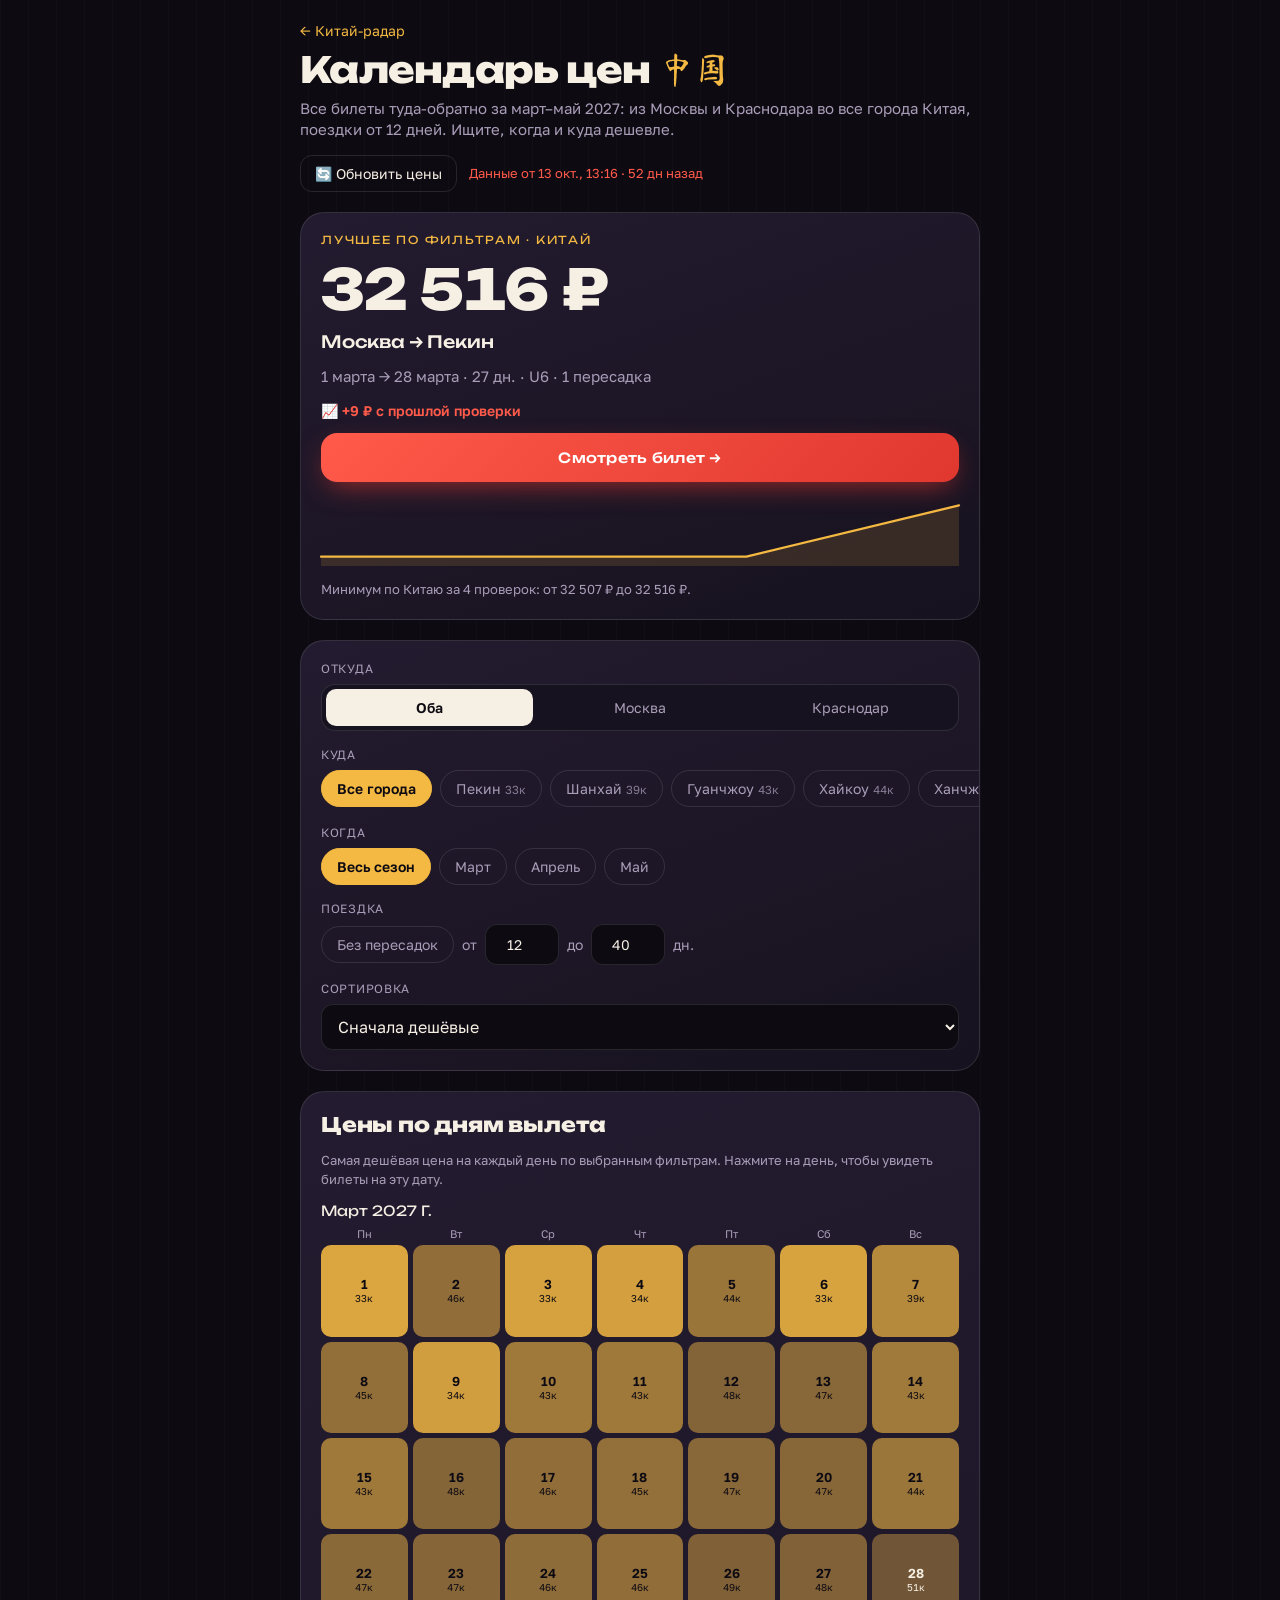
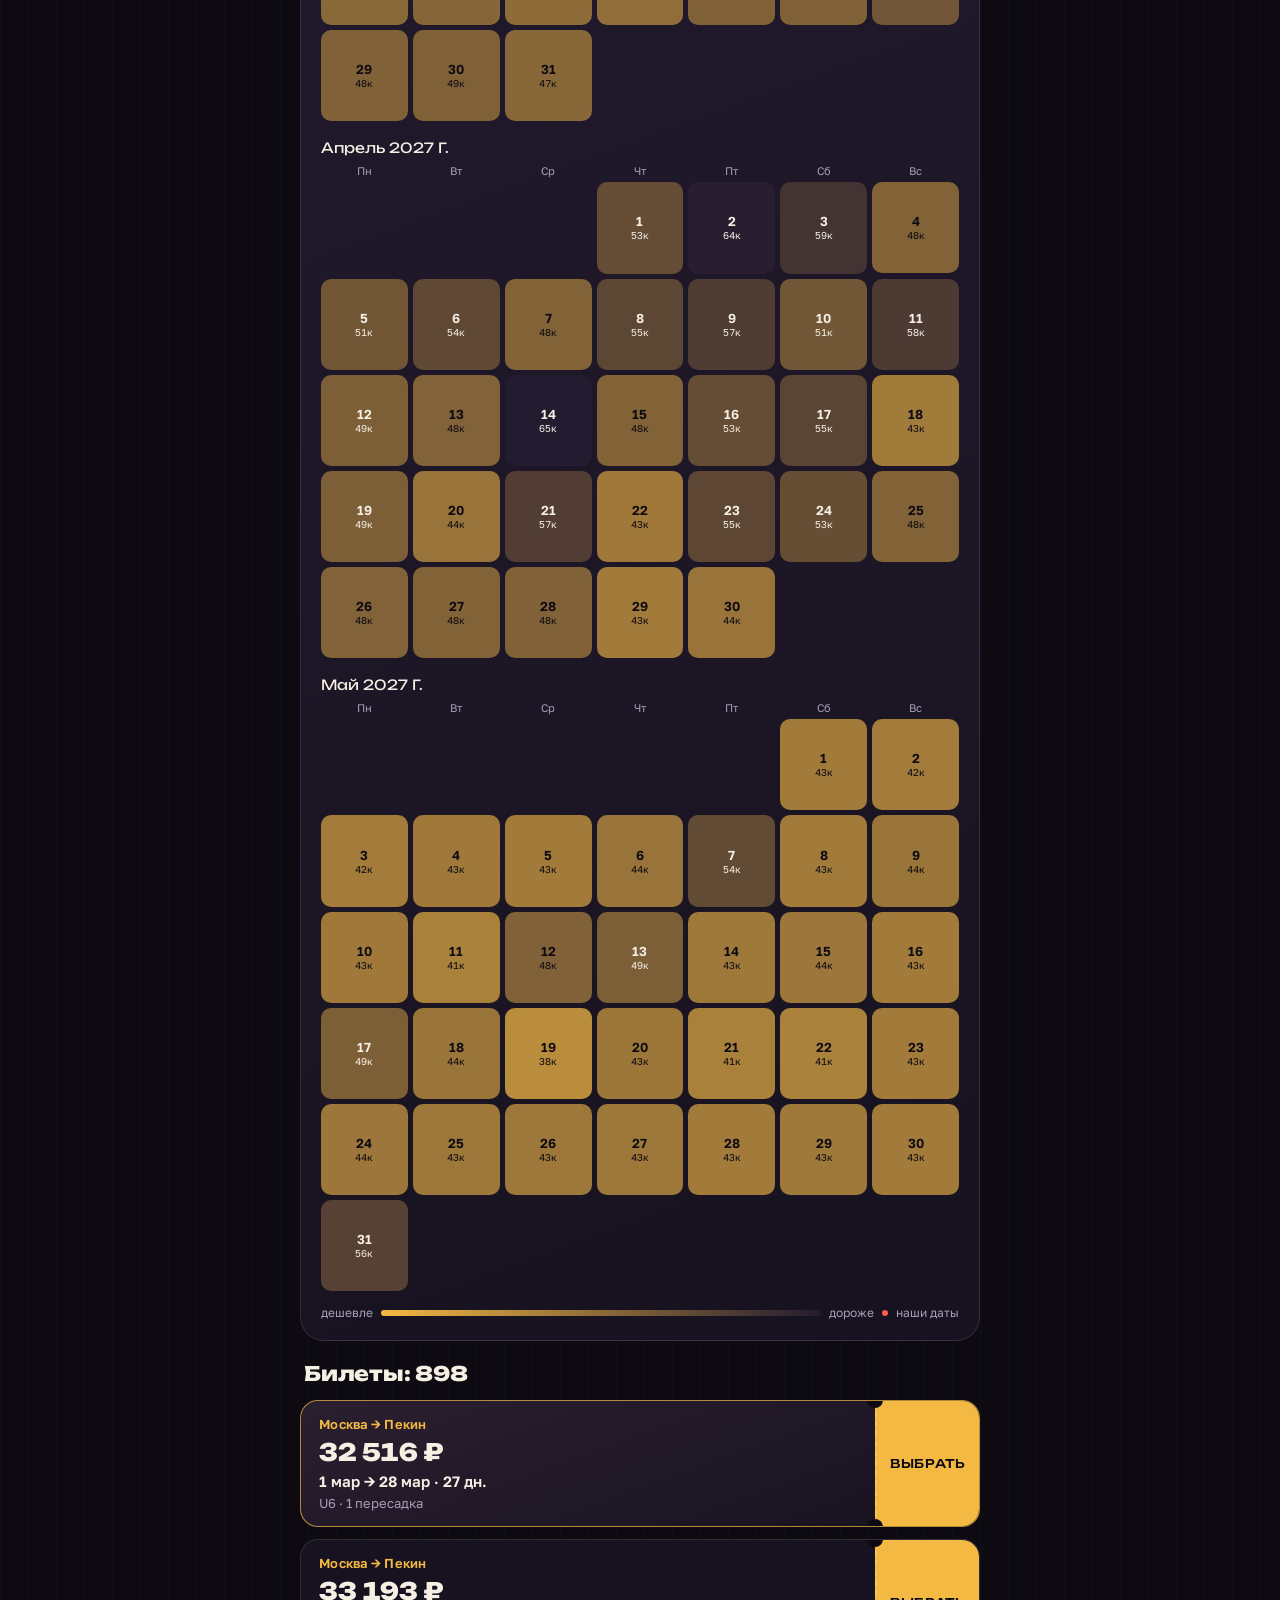
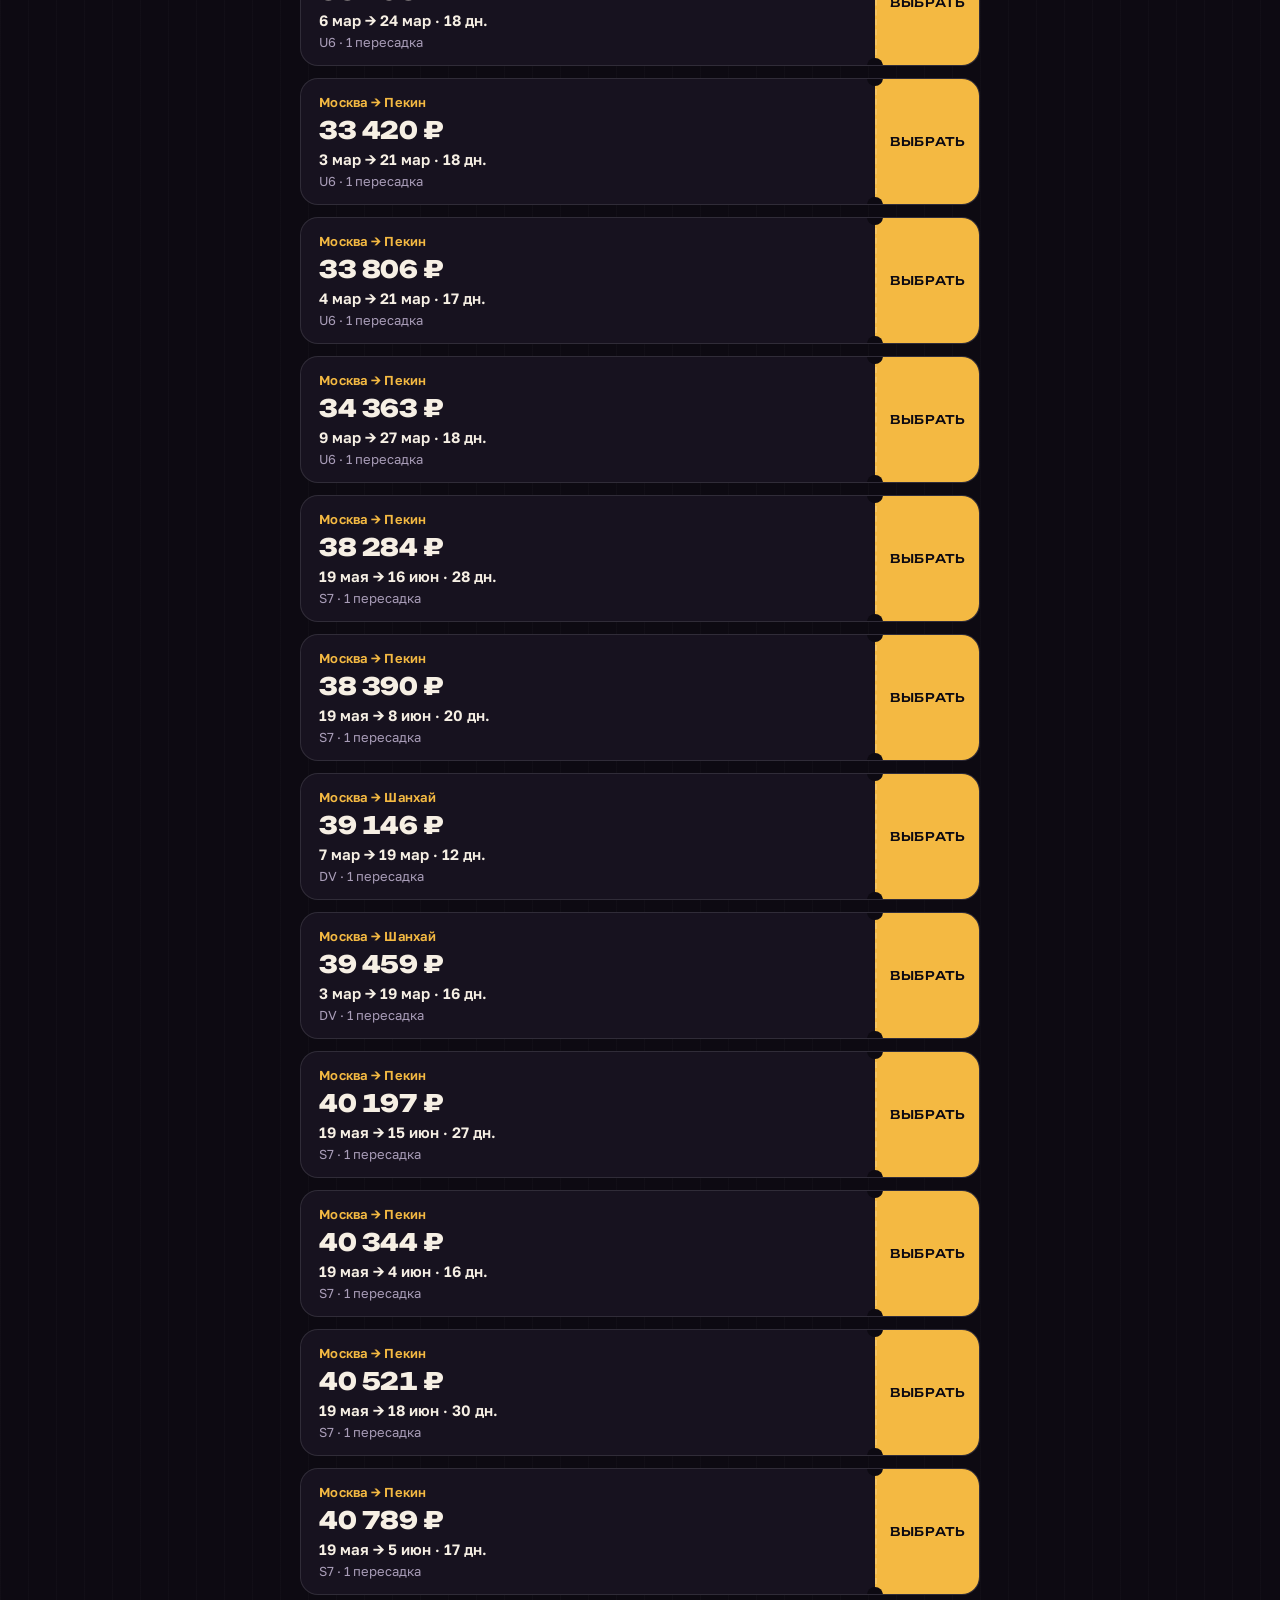
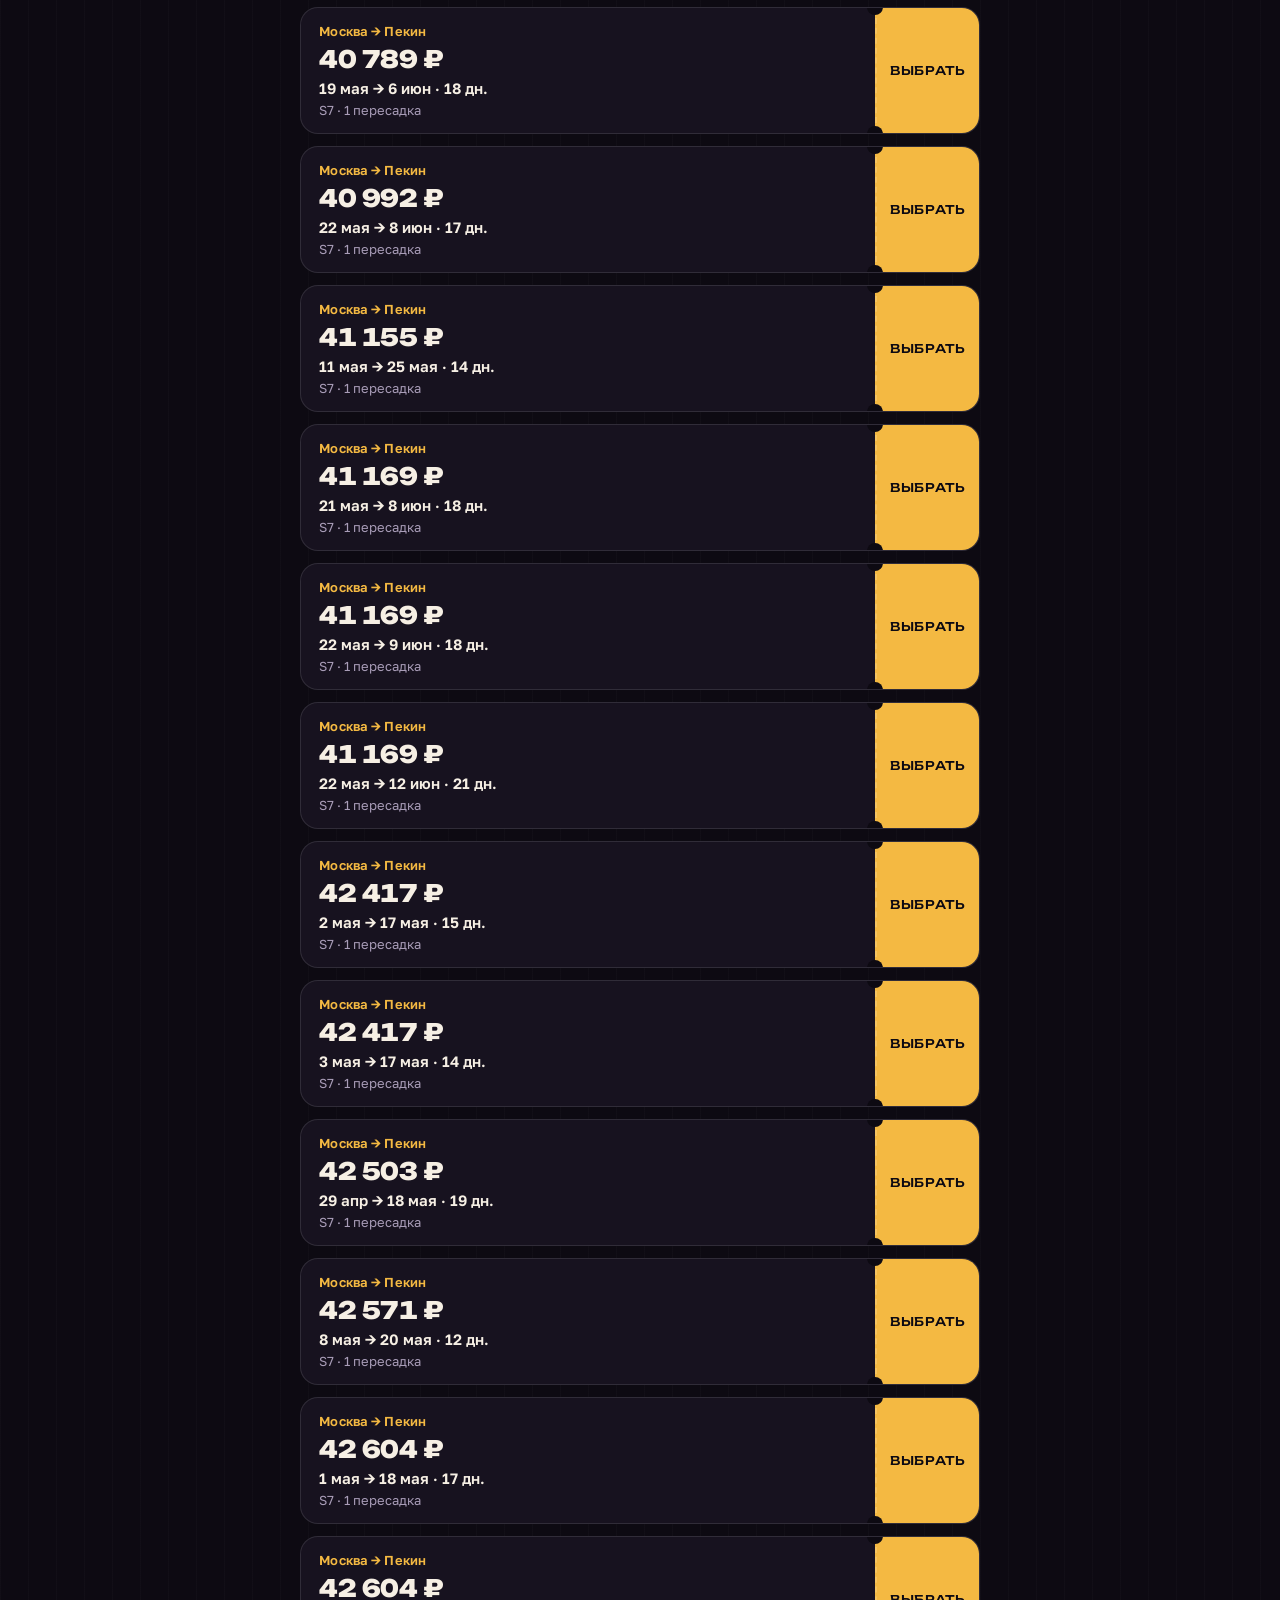
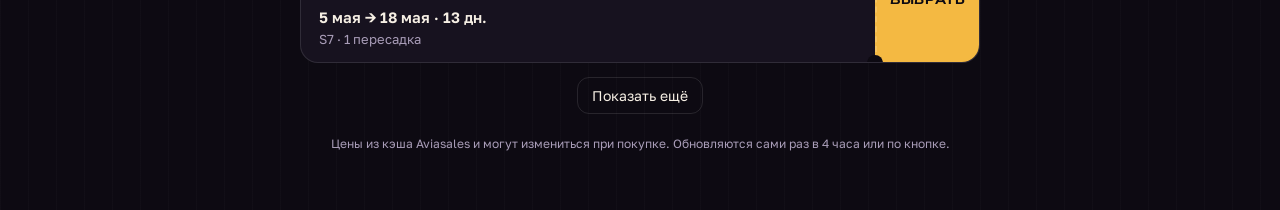
<file: trip/search.html>
<!doctype html>
<html lang="ru">
<head>
  <meta charset="utf-8">
  <meta name="viewport" content="width=device-width, initial-scale=1, viewport-fit=cover">
  <meta name="theme-color" content="#0d0a12">
  <title>Календарь цен в Китай</title>
  <link rel="preconnect" href="https://fonts.googleapis.com">
  <link rel="preconnect" href="https://fonts.gstatic.com" crossorigin>
  <link rel="stylesheet" href="https://fonts.googleapis.com/css2?family=Unbounded:wght@500;800&family=Golos+Text:wght@400;600&family=Ma+Shan+Zheng&display=swap">
  <link rel="stylesheet" href="common.css?v=7">
  <style>
    body { padding-block: 20px 56px; }
    .back { color: var(--gold); text-decoration: none; font-size: 14px; }
    .back:hover { text-decoration: underline; }
    h1 { font-family: var(--display); font-weight: 800; font-size: clamp(26px, 8vw, 36px); letter-spacing: -.02em; line-height: 1.1; margin-top: 10px; text-wrap: balance; animation: rise .7s both; }
    h1 .cn { font-family: var(--brush); font-weight: 400; color: var(--gold); }
    .sub { color: var(--muted); font-size: 15px; line-height: 1.45; margin-top: 8px; }
    header .refresh-row { margin-top: 14px; }

    .filters { gap: 16px; }
    .group { display: flex; flex-direction: column; gap: 8px; }
    .label { font-size: 12px; color: var(--muted); letter-spacing: .06em; text-transform: uppercase; }
    .field { display: flex; align-items: center; gap: 8px; color: var(--muted); font-size: 14px; }
    .num { width: 74px; text-align: center; }

    .month-title { font-family: var(--display); font-size: 14px; text-transform: capitalize; }
    .grid7 { display: grid; grid-template-columns: repeat(7, minmax(0, 1fr)); gap: 5px; margin-top: 8px; }
    .dow { font-size: 11px; color: var(--muted); text-align: center; }
    .day {
      position: relative; aspect-ratio: 1 / 1.05; border-radius: 10px; border: 1.5px solid transparent; padding: 0; font: inherit; cursor: pointer;
      display: flex; flex-direction: column; align-items: center; justify-content: center; gap: 2px;
      background: color-mix(in srgb, var(--gold) calc((1 - var(--t, 1)) * 88%), var(--ink-3)); color: var(--paper); transition: transform .15s;
    }
    .day.cheap { color: var(--ink); }
    .day b { font-size: 13px; font-weight: 600; line-height: 1; }
    .day span { font-size: 10px; line-height: 1; font-variant-numeric: tabular-nums; }
    .day:hover { transform: scale(1.08); z-index: 2; }
    .day.sel { border-color: var(--paper); box-shadow: 0 0 0 2px var(--red-hot); }
    .day.plan::after { content: ""; position: absolute; top: 4px; right: 4px; width: 5px; height: 5px; border-radius: 50%; background: var(--red-hot); }
    .day.none { background: transparent; color: rgba(255,255,255,.22); cursor: default; border: 1px dashed rgba(255,255,255,.08); }
    .day.none:hover { transform: none; }
    .blank { visibility: hidden; }
    .legend { display: flex; align-items: center; gap: 8px; font-size: 12px; color: var(--muted); flex-wrap: wrap; }
    .legend i { flex: 1; min-width: 80px; height: 6px; border-radius: 3px; background: linear-gradient(90deg, var(--gold), var(--ink-3)); }
    .legend .dot { width: 6px; height: 6px; border-radius: 50%; background: var(--red-hot); flex: none; }

    .list-head { display: flex; align-items: center; justify-content: space-between; gap: 10px; flex-wrap: wrap; padding-inline: 4px; }
    .more { align-self: center; margin-top: 14px; }
  </style>
</head>
<body>
<main>
  <header>
    <a class="back" href="./">← Китай-радар</a>
    <h1>Календарь цен <span class="cn">中国</span></h1>
    <p class="sub" id="sub">Все билеты туда-обратно за сезон: из Москвы и Краснодара во все города Китая. Ищите, когда и куда дешевле.</p>
    <div class="refresh-row">
      <button class="ghost" id="refresh" type="button">🔄 Обновить цены</button>
      <div class="fresh" id="fresh" role="status"></div>
    </div>
  </header>

  <section class="card" aria-live="polite">
    <div class="eyebrow" id="bestTitle">Лучшее по фильтрам</div>
    <div class="big" id="bestPrice">…</div>
    <div class="route-line" id="bestRoute"></div>
    <div class="meta" id="bestMeta"></div>
    <div class="trend" id="trend"></div>
    <a class="cta" id="bestLink" href="#" target="_blank" rel="noopener" hidden>Смотреть билет →</a>
    <svg class="spark" id="spark" aria-hidden="true" hidden></svg>
    <div class="meta small" id="sparkNote"></div>
  </section>

  <section class="card filters">
    <div class="group">
      <div class="label">Откуда</div>
      <div class="segment" id="fromSeg" role="group" aria-label="Откуда">
        <button type="button" data-o="all" aria-pressed="true">Оба</button>
        <button type="button" data-o="MOW" aria-pressed="false">Москва</button>
        <button type="button" data-o="KRR" aria-pressed="false">Краснодар</button>
      </div>
    </div>
    <div class="group">
      <div class="label">Куда</div>
      <div class="chips scroll" id="cityChips"></div>
    </div>
    <div class="group">
      <div class="label">Когда</div>
      <div class="chips" id="monthChips">
        <button class="chip" type="button" data-month="all" aria-pressed="true">Весь сезон</button>
        <button class="chip" type="button" id="planChip" aria-pressed="false" hidden>🎯 Наши даты</button>
      </div>
    </div>
    <div class="group">
      <div class="label">Поездка</div>
      <div class="chips" style="align-items:center">
        <button class="chip" type="button" id="direct" aria-pressed="false">Без пересадок</button>
        <label class="field">от <input class="num" id="minDays" type="number" min="1" max="60" value="12" inputmode="numeric"></label>
        <label class="field">до <input class="num" id="maxDays" type="number" min="1" max="60" value="40" inputmode="numeric"> дн.</label>
      </div>
    </div>
    <div class="group">
      <div class="label">Сортировка</div>
      <select id="sort" aria-label="Сортировка">
        <option value="price">Сначала дешёвые</option>
        <option value="drop">Сначала подешевевшие</option>
        <option value="date">По дате вылета</option>
      </select>
    </div>
  </section>

  <section class="card">
    <h2>Цены по дням вылета</h2>
    <div class="meta small">Самая дешёвая цена на каждый день по выбранным фильтрам. Нажмите на день, чтобы увидеть билеты на эту дату.</div>
    <div id="cal" style="display:flex;flex-direction:column;gap:18px"></div>
    <div class="legend"><span>дешевле</span><i></i><span>дороже</span><span class="dot"></span><span>наши даты</span></div>
  </section>

  <section>
    <div class="list-head">
      <h2 id="resTitle">Билеты</h2>
      <button class="ghost" id="clearDay" type="button" hidden>Сбросить день</button>
    </div>
    <ul class="tickets" id="list" style="margin-top:14px"></ul>
    <button class="ghost more" id="more" type="button" hidden style="display:block;margin-inline:auto">Показать ещё</button>
    <div class="empty" id="empty" hidden></div>
  </section>

  <p class="foot">Цены из кэша Aviasales и могут измениться при покупке. Обновляются сами раз в 4 часа или по кнопке.</p>
</main>

<script src="common.js?v=7"></script>
<script>
  const { $, el, rub } = T;
  const PAGE = 25;
  const q = new URLSearchParams(location.search);
  const st = {
    from: q.get("from") || T.store.get("origin", "all"),
    city: q.get("city") || "all",
    month: "all", plan: q.get("plan") === "1", direct: false,
    min: 12, max: 40, sort: "price", day: null, shown: PAGE,
  };
  let items = [], points = [], meta = { cities: [], origins: [], plan_window: null };

  const fresh = T.freshness($("fresh"));
  T.refresher($("refresh"), fresh, () => load());

  const cityOf = (x) => meta.cities.find((c) => c.code === x) || { name: x, hanzi: "" };
  const originOf = (o) => meta.origins.find((c) => c.code === o) || { name: o, from: o };
  const routeName = (i) => originOf(i.o).name + " → " + cityOf(i.x).name;
  const inPlan = (i) => { const w = meta.plan_window; return w && i.d >= w.depart_from && i.d <= w.depart_to && i.r >= w.return_from && i.r <= w.return_to; };

  /* ---------- фильтры ---------- */
  function filtered({ ignoreDay = false, ignoreCity = false } = {}) {
    return items.filter((i) =>
      (st.from === "all" || i.o === st.from) &&
      (ignoreCity || st.city === "all" || i.x === st.city) &&
      (st.month === "all" || i.d.startsWith(st.month)) &&
      (!st.plan || inPlan(i)) &&
      (!st.direct || T.isDirect(i)) &&
      (st.plan || (T.nights(i) >= st.min && T.nights(i) <= st.max)) &&
      (ignoreDay || !st.day || i.d === st.day));
  }
  const gain = (i) => (i.pp && i.pp > i.p ? i.pp - i.p : 0);
  function sorted(list) {
    const l = list.slice();
    if (st.sort === "date") l.sort((a, b) => a.d.localeCompare(b.d) || a.p - b.p);
    else if (st.sort === "drop") l.sort((a, b) => gain(b) - gain(a) || a.p - b.p);
    else l.sort((a, b) => a.p - b.p);
    return l;
  }

  /* ---------- шапка: лучшее и график ---------- */
  function renderBest() {
    const list = filtered().sort((a, b) => a.p - b.p);
    const where = st.city === "all" ? "Китай" : cityOf(st.city).name;
    $("bestTitle").textContent = "Лучшее по фильтрам · " + where;
    if (!list.length) {
      $("bestPrice").textContent = "Нет билетов";
      $("bestRoute").textContent = "";
      $("bestMeta").textContent = items.length ? "Попробуйте другой город, месяц или длительность поездки." : "Цен пока нет. Нажмите «Обновить цены».";
      $("bestLink").hidden = true;
    } else {
      const b = list[0];
      T.countUp($("bestPrice"), b.p, rub);
      $("bestRoute").textContent = routeName(b);
      $("bestMeta").textContent = [T.dm(b.d) + " → " + T.dm(b.r), T.nights(b) + " дн.", b.a, T.stops(b.t)].filter(Boolean).join(" · ");
      $("bestLink").href = T.url(b);
      $("bestLink").hidden = false;
    }
    const series = points.map((p) => (st.city === "all" ? p.min : (p.c || {})[st.city]));
    const s = T.spark($("spark"), series);
    const tr = $("trend");
    const vals = series.filter((v) => v != null);
    if (vals.length >= 2) {
      const diff = vals[vals.length - 1] - vals[vals.length - 2];
      tr.className = "trend " + (diff < 0 ? "down" : diff > 0 ? "up" : "flat");
      tr.textContent = diff === 0 ? "➖ без изменений с прошлой проверки" : (diff < 0 ? "📉 −" : "📈 +") + rub(Math.abs(diff)) + " с прошлой проверки";
    } else { tr.textContent = ""; }
    $("sparkNote").textContent = s
      ? "Минимум " + (st.city === "all" ? "по Китаю" : "в " + cityOf(st.city).name) + " за " + vals.length + " проверок: от " + rub(s.lo) + " до " + rub(s.hi) + "."
      : "График появится после нескольких обновлений. По нему видно, когда цены падают.";
  }

  /* ---------- чипсы городов ---------- */
  function renderCityChips() {
    const box = $("cityChips");
    box.textContent = "";
    const mins = {};
    filtered({ ignoreDay: true, ignoreCity: true }).forEach((i) => { if (!mins[i.x] || i.p < mins[i.x]) mins[i.x] = i.p; });
    const add = (code, label, price) => {
      const b = el("button", "chip", label);
      b.type = "button";
      b.setAttribute("aria-pressed", String(st.city === code));
      if (price) b.appendChild(el("small", null, T.k(price)));
      b.addEventListener("click", () => { st.city = code; st.day = null; st.shown = PAGE; renderAll(); });
      box.appendChild(b);
    };
    add("all", "Все города");
    meta.cities.filter((c) => mins[c.code]).sort((a, b) => mins[a.code] - mins[b.code]).forEach((c) => add(c.code, c.name, mins[c.code]));
    const sel = box.querySelector('[aria-pressed="true"]');
    if (sel && sel.scrollIntoView) sel.scrollIntoView({ block: "nearest", inline: "center" });
  }

  /* ---------- календарь ---------- */
  function renderCalendar() {
    const cal = $("cal");
    cal.textContent = "";
    const minByDay = {}, planDays = new Set();
    filtered({ ignoreDay: true }).forEach((i) => {
      if (!minByDay[i.d] || i.p < minByDay[i.d]) minByDay[i.d] = i.p;
      if (inPlan(i)) planDays.add(i.d);
    });
    const vals = Object.values(minByDay);
    const lo = Math.min(...vals), hi = Math.max(...vals);
    (meta.season_months || []).filter((m) => st.month === "all" || m === st.month).forEach((ym) => {
      const [Y, M] = ym.split("-").map(Number);
      const wrap = el("div");
      wrap.appendChild(el("div", "month-title", new Date(Y, M - 1, 1).toLocaleDateString("ru-RU", { month: "long", year: "numeric" })));
      const grid = el("div", "grid7");
      ["Пн", "Вт", "Ср", "Чт", "Пт", "Сб", "Вс"].forEach((n) => grid.appendChild(el("div", "dow", n)));
      for (let k = 0; k < (new Date(Y, M - 1, 1).getDay() + 6) % 7; k++) grid.appendChild(el("div", "blank"));
      for (let n = 1; n <= new Date(Y, M, 0).getDate(); n++) {
        const iso = ym + "-" + String(n).padStart(2, "0");
        const p = minByDay[iso];
        const b = el("button");
        b.type = "button";
        b.appendChild(el("b", null, n));
        if (p == null) { b.className = "day none"; b.disabled = true; }
        else {
          const t = hi === lo ? 0 : (p - lo) / (hi - lo);
          b.className = "day" + (t < .5 ? " cheap" : "") + (st.day === iso ? " sel" : "") + (planDays.has(iso) ? " plan" : "");
          b.style.setProperty("--t", t.toFixed(3));
          b.appendChild(el("span", null, T.k(p)));
          b.title = T.dm(iso) + ": от " + rub(p);
          b.setAttribute("aria-label", T.dm(iso) + ", от " + rub(p));
          b.addEventListener("click", () => { st.day = st.day === iso ? null : iso; st.shown = PAGE; renderAll(); });
        }
        grid.appendChild(b);
      }
      wrap.appendChild(grid);
      cal.appendChild(wrap);
    });
  }

  /* ---------- список ---------- */
  function renderList() {
    const list = sorted(filtered());
    const ul = $("list");
    ul.textContent = "";
    $("resTitle").textContent = "Билеты: " + list.length;
    $("clearDay").hidden = !st.day;
    if (st.day) $("clearDay").textContent = "Все дни, а не " + T.short(st.day);
    $("empty").hidden = list.length > 0;
    $("empty").textContent = items.length ? "По этим фильтрам билетов нет. Расширьте даты, смените город или уберите «Без пересадок»." : "Цен пока нет. Нажмите «Обновить цены».";
    $("more").hidden = list.length <= st.shown;
    list.slice(0, st.shown).forEach((i, n) => {
      const li = el("li", "ticket" + (n === 0 && st.sort === "price" ? " first" : ""));
      li.style.setProperty("--i", n);
      const main = el("div", "t-main");
      main.appendChild(el("div", "t-route", routeName(i) + (inPlan(i) ? " · 🎯 наши даты" : "")));
      const price = el("div", "t-price", rub(i.p));
      if (i.pp && i.pp !== i.p) price.appendChild(el("span", "drop " + (i.pp > i.p ? "down" : "up"), (i.pp > i.p ? "↓ −" : "↑ +") + rub(Math.abs(i.pp - i.p))));
      main.append(price, el("div", "t-dates", T.short(i.d) + " → " + T.short(i.r) + " · " + T.nights(i) + " дн."),
        el("div", "t-sub", [i.a, T.stops(i.t)].filter(Boolean).join(" · ") || "Туда-обратно"));
      const go = el("a", "t-go", "Выбрать");
      go.href = T.url(i); go.target = "_blank"; go.rel = "noopener";
      go.setAttribute("aria-label", "Выбрать билет " + routeName(i) + " за " + rub(i.p));
      li.append(main, go);
      ul.appendChild(li);
    });
  }

  function syncControls() {
    document.querySelectorAll("#fromSeg button").forEach((b) => b.setAttribute("aria-pressed", String(b.dataset.o === st.from)));
    document.querySelectorAll("[data-month]").forEach((b) => b.setAttribute("aria-pressed", String(!st.plan && b.dataset.month === st.month)));
    $("planChip").setAttribute("aria-pressed", String(st.plan));
    $("direct").setAttribute("aria-pressed", String(st.direct));
    $("minDays").disabled = $("maxDays").disabled = st.plan;
    const u = new URLSearchParams();
    if (st.city !== "all") u.set("city", st.city);
    if (st.from !== "all") u.set("from", st.from);
    if (st.plan) u.set("plan", "1");
    history.replaceState(null, "", location.pathname + (u.toString() ? "?" + u : ""));
  }

  function renderAll() { syncControls(); renderBest(); renderCityChips(); renderCalendar(); renderList(); }

  /* ---------- управление ---------- */
  document.querySelectorAll("#fromSeg button").forEach((b) => b.addEventListener("click", () => { st.from = b.dataset.o; T.store.set("origin", st.from); st.day = null; st.shown = PAGE; renderAll(); }));
  function bindMonth(b) { b.addEventListener("click", () => { st.month = b.dataset.month; st.plan = false; st.day = null; st.shown = PAGE; renderAll(); }); }
  document.querySelectorAll("[data-month]").forEach(bindMonth);
  let monthsBuilt = "";
  function buildMonths() {
    const months = meta.season_months || [];
    if (monthsBuilt === months.join()) return;
    monthsBuilt = months.join();
    document.querySelectorAll("[data-month]:not([data-month=all])").forEach((b) => b.remove());
    const planChip = $("planChip");
    if (months.length > 1) months.forEach((m) => {
      const b = el("button", "chip", T.MONTHS[+m.slice(5, 7) - 1][0].toUpperCase() + T.MONTHS[+m.slice(5, 7) - 1].slice(1));
      b.type = "button"; b.dataset.month = m;
      planChip.before(b); bindMonth(b);
    });
    if (st.month !== "all" && !months.includes(st.month)) st.month = "all";
    planChip.hidden = !meta.plan_window;
    if (!meta.plan_window) st.plan = false;
    $("sub").textContent = "Все билеты туда-обратно за " + (meta.season_label || "сезон") + ": из Москвы и Краснодара во все города Китая, поездки от " + (meta.min_nights || 12) + " дней. Ищите, когда и куда дешевле.";
    if (!st.minTouched) { st.min = meta.min_nights || 12; $("minDays").value = st.min; }
  }
  $("planChip").addEventListener("click", () => { st.plan = !st.plan; st.month = "all"; st.day = null; st.shown = PAGE; renderAll(); });
  $("direct").addEventListener("click", () => { st.direct = !st.direct; st.shown = PAGE; renderAll(); });
  const numInput = (id, key, fallback) => $(id).addEventListener("input", () => { const v = parseInt($(id).value, 10); st[key] = Number.isFinite(v) ? v : fallback; st.shown = PAGE; renderAll(); });
  numInput("minDays", "min", 1); $("minDays").addEventListener("input", () => { st.minTouched = true; }); numInput("maxDays", "max", 60);
  $("sort").addEventListener("change", () => { st.sort = $("sort").value; st.shown = PAGE; renderList(); });
  $("clearDay").addEventListener("click", () => { st.day = null; renderAll(); });
  $("more").addEventListener("click", () => { st.shown += PAGE; renderList(); });

  function load() {
    return Promise.all([T.blob("prices"), T.blob("history"), T.blob("data")]).then(([p, h, d]) => {
      if (d && d.cities) meta = d;
      buildMonths();
      items = p && p.items ? p.items.filter((i) => i.o && i.x) : [];
      points = h && h.points ? h.points.filter((x) => x.c) : [];
      fresh.set(p && p.generated);
      renderAll();
    });
  }
  load();
</script>
</body>
</html>
</file>
<file: trip/common.css>
/* Китай-радар: общий стиль. Ночной Китай: тушь, красный лак, золото фонарей, нефрит.
   Один тёмный образ по задумке, все цвета заданы явно. */
:root {
  --ink: #0d0a12;
  --ink-2: #17121f;
  --ink-3: #231b2f;
  --paper: #f6efe4;
  --muted: #a99db8;
  --red: #e0372f;
  --red-hot: #ff5a4a;
  --gold: #f4b942;
  --gold-hi: #ffd069;
  --jade: #43c6a5;
  --line: rgba(255, 255, 255, .11);
  --display: "Unbounded", "Arial Black", system-ui, sans-serif;
  --body: "Golos Text", system-ui, sans-serif;
  --brush: "Ma Shan Zheng", "STKaiti", "KaiTi", serif;
  color-scheme: dark;
}
* { box-sizing: border-box; }
html { background: var(--ink); }
body {
  margin: 0;
  padding-inline: 16px;
  padding-block: 0 56px;
  font-family: var(--body);
  color: var(--paper);
  -webkit-font-smoothing: antialiased;
  background:
    radial-gradient(900px 500px at 50% -10%, rgba(224, 55, 47, .22), transparent 70%),
    repeating-linear-gradient(90deg, rgba(255,255,255,.02) 0 1px, transparent 1px 28px),
    var(--ink);
}
main { max-width: 680px; margin: 0 auto; display: flex; flex-direction: column; gap: 20px; }
h1, h2, h3, p { margin: 0; }
h2 { font-family: var(--display); font-weight: 800; font-size: 20px; letter-spacing: -.01em; text-wrap: balance; }
a { color: var(--gold); }

.eyebrow { font-family: var(--display); font-size: 11px; letter-spacing: .16em; text-transform: uppercase; color: var(--gold); }
.muted { color: var(--muted); }
.meta { color: var(--muted); font-size: 15px; line-height: 1.45; }
.meta b { color: var(--paper); font-weight: 600; }
.small { font-size: 13px; }

.card {
  position: relative; border-radius: 24px; padding: 20px;
  background: linear-gradient(160deg, var(--ink-3), var(--ink-2));
  border: 1px solid var(--line);
  display: flex; flex-direction: column; gap: 14px;
  animation: rise .7s both;
}
.section-head { display: flex; align-items: end; justify-content: space-between; gap: 12px; flex-wrap: wrap; padding-inline: 4px; }
.section-head p { font-size: 14px; color: var(--muted); width: 100%; }

.big { font-family: var(--display); font-weight: 800; font-size: clamp(38px, 12vw, 56px); letter-spacing: -.02em; line-height: 1; font-variant-numeric: tabular-nums; }
.route-line { font-family: var(--display); font-weight: 500; font-size: 17px; letter-spacing: -.01em; }

/* кнопки */
.cta {
  display: inline-flex; align-items: center; justify-content: center; gap: 10px;
  padding: 16px 22px; border-radius: 16px; border: 0; cursor: pointer; text-decoration: none;
  font-family: var(--display); font-weight: 500; font-size: 14px; letter-spacing: .02em; color: #fff;
  background: linear-gradient(135deg, var(--red-hot), var(--red));
  box-shadow: 0 10px 28px -8px rgba(224,55,47,.7);
  transition: transform .18s, box-shadow .18s; position: relative; overflow: hidden;
}
.cta::after { content: ""; position: absolute; inset: 0; background: linear-gradient(110deg, transparent 30%, rgba(255,255,255,.35) 50%, transparent 70%); transform: translateX(-120%); animation: shine 3.8s 1.5s infinite; }
.cta:hover { transform: translateY(-2px); box-shadow: 0 14px 32px -8px rgba(224,55,47,.85); }
.cta:active { transform: translateY(0) scale(.98); }
.cta.alt { background: transparent; border: 1.5px solid rgba(244,185,66,.7); color: var(--gold); box-shadow: none; }
.cta.alt::after { display: none; }
.cta.alt:hover { background: rgba(244,185,66,.1); }
.cta[hidden] { display: none; }
.ghost { background: none; border: 1px solid var(--line); color: var(--paper); border-radius: 12px; padding: 9px 14px; font: inherit; font-size: 14px; cursor: pointer; transition: border-color .2s, background .2s; white-space: nowrap; }
.ghost:hover { border-color: var(--gold); background: rgba(244,185,66,.08); }
.ghost:disabled { opacity: .55; cursor: default; }

/* чипсы и переключатели */
.chips { display: flex; gap: 8px; flex-wrap: wrap; }
.chips.scroll { flex-wrap: nowrap; overflow-x: auto; scrollbar-width: none; margin-inline: -20px; padding-inline: 20px; padding-bottom: 2px; }
.chips.scroll::-webkit-scrollbar { display: none; }
.chip { flex: none; font: inherit; font-size: 14px; color: var(--muted); background: transparent; border: 1px solid var(--line); border-radius: 999px; padding: 9px 15px; cursor: pointer; transition: all .2s; white-space: nowrap; }
.chip small { opacity: .75; margin-left: 4px; font-variant-numeric: tabular-nums; }
.chip[aria-pressed="true"] { color: var(--ink); background: var(--gold); border-color: var(--gold); font-weight: 600; }
.segment { display: grid; grid-auto-flow: column; grid-auto-columns: 1fr; gap: 4px; padding: 4px; border-radius: 14px; background: var(--ink-2); border: 1px solid var(--line); }
.segment button { font: inherit; font-size: 14px; border: 0; border-radius: 10px; padding: 10px 8px; background: transparent; color: var(--muted); cursor: pointer; transition: all .2s; }
.segment button[aria-pressed="true"] { background: var(--paper); color: var(--ink); font-weight: 600; }

/* статус и свежесть */
.pill { display: inline-flex; align-items: center; gap: 8px; font-size: 14px; color: var(--muted); }
.pill i { width: 9px; height: 9px; border-radius: 50%; background: var(--gold); box-shadow: 0 0 0 4px rgba(244,185,66,.18); }
.pill.ok { color: var(--jade); }
.pill.ok i { background: var(--jade); box-shadow: 0 0 0 4px rgba(67,198,165,.2); }
.refresh-row { display: flex; align-items: center; gap: 12px; flex-wrap: wrap; }
.fresh { font-size: 13px; color: var(--muted); line-height: 1.35; flex: 1; min-width: 160px; }
.fresh.stale { color: var(--red-hot); }
.trend { display: inline-flex; align-items: center; gap: 6px; font-size: 14px; font-weight: 600; }
.trend.down { color: var(--jade); } .trend.up { color: var(--red-hot); } .trend.flat { color: var(--muted); }

/* график */
.spark { width: 100%; height: 70px; display: block; overflow: visible; }
.spark .line { fill: none; stroke: var(--gold); stroke-width: 2.2; stroke-linejoin: round; stroke-linecap: round; vector-effect: non-scaling-stroke; }
.spark .area { fill: rgba(244,185,66,.14); }
.spark .dot { fill: var(--gold); }

/* билет-талон */
.tickets { list-style: none; margin: 0; padding: 0; display: flex; flex-direction: column; gap: 12px; }
.ticket {
  position: relative; display: grid; grid-template-columns: 1fr auto; align-items: stretch;
  border-radius: 18px; background: var(--ink-2); border: 1px solid var(--line); overflow: hidden;
  animation: rise .5s calc(min(var(--i, 0), 10) * 55ms + .1s) both;
  transition: transform .2s, border-color .2s;
}
.ticket:hover { transform: translateY(-3px); border-color: rgba(244,185,66,.5); }
.ticket.first { border-color: rgba(244,185,66,.7); background: linear-gradient(160deg, #2a1f2f, var(--ink-2)); }
.t-main { padding: 15px 14px 15px 18px; display: flex; flex-direction: column; gap: 5px; min-width: 0; }
.t-route { font-size: 13px; color: var(--gold); font-weight: 600; letter-spacing: .02em; }
.t-price { display: flex; align-items: baseline; gap: 10px; flex-wrap: wrap; font-family: var(--display); font-weight: 800; font-size: 24px; letter-spacing: -.02em; font-variant-numeric: tabular-nums; }
.drop { font-family: var(--body); font-size: 13px; font-weight: 600; letter-spacing: 0; }
.drop.down { color: var(--jade); } .drop.up { color: var(--red-hot); }
.t-dates { font-size: 15px; font-weight: 600; }
.t-sub { font-size: 13px; color: var(--muted); }
.t-go {
  position: relative; display: flex; align-items: center; justify-content: center; width: 104px;
  border-left: 2px dashed rgba(255,255,255,.16); color: var(--ink); background: var(--gold); text-decoration: none;
  font-family: var(--display); font-size: 12px; font-weight: 500; letter-spacing: .06em; text-transform: uppercase;
  transition: background .2s;
}
.t-go:hover { background: var(--gold-hi); }
.ticket::before, .ticket::after { content: ""; position: absolute; right: 96px; width: 16px; height: 16px; border-radius: 50%; background: var(--ink); z-index: 1; }
.ticket::before { top: -9px; } .ticket::after { bottom: -9px; }
.flag { position: absolute; top: 12px; right: 118px; font-family: var(--display); font-size: 9px; letter-spacing: .12em; text-transform: uppercase; color: var(--gold); border: 1px solid rgba(244,185,66,.6); border-radius: 5px; padding: 3px 6px; }

.empty { color: var(--muted); text-align: center; padding: 22px 8px; line-height: 1.5; }
.foot { color: var(--muted); font-size: 12px; text-align: center; line-height: 1.6; padding-inline: 8px; }
input, select, textarea { font: inherit; color: var(--paper); background: var(--ink); border: 1px solid var(--line); border-radius: 12px; padding: 11px 12px; min-width: 0; }
input:focus, select:focus { border-color: rgba(244,185,66,.6); outline: none; }

@keyframes rise { from { opacity: 0; transform: translateY(16px); } to { opacity: 1; transform: none; } }
@keyframes shine { 0%, 55% { transform: translateX(-120%); } 100% { transform: translateX(120%); } }
@keyframes pop { 0% { transform: scale(.9); opacity: 0; } 60% { transform: scale(1.04); opacity: 1; } 100% { transform: scale(1); } }
:focus-visible { outline: 2px solid var(--gold); outline-offset: 3px; }
@media (prefers-reduced-motion: reduce) {
  *, *::before, *::after { animation: none !important; transition: none !important; }
}
</file>
